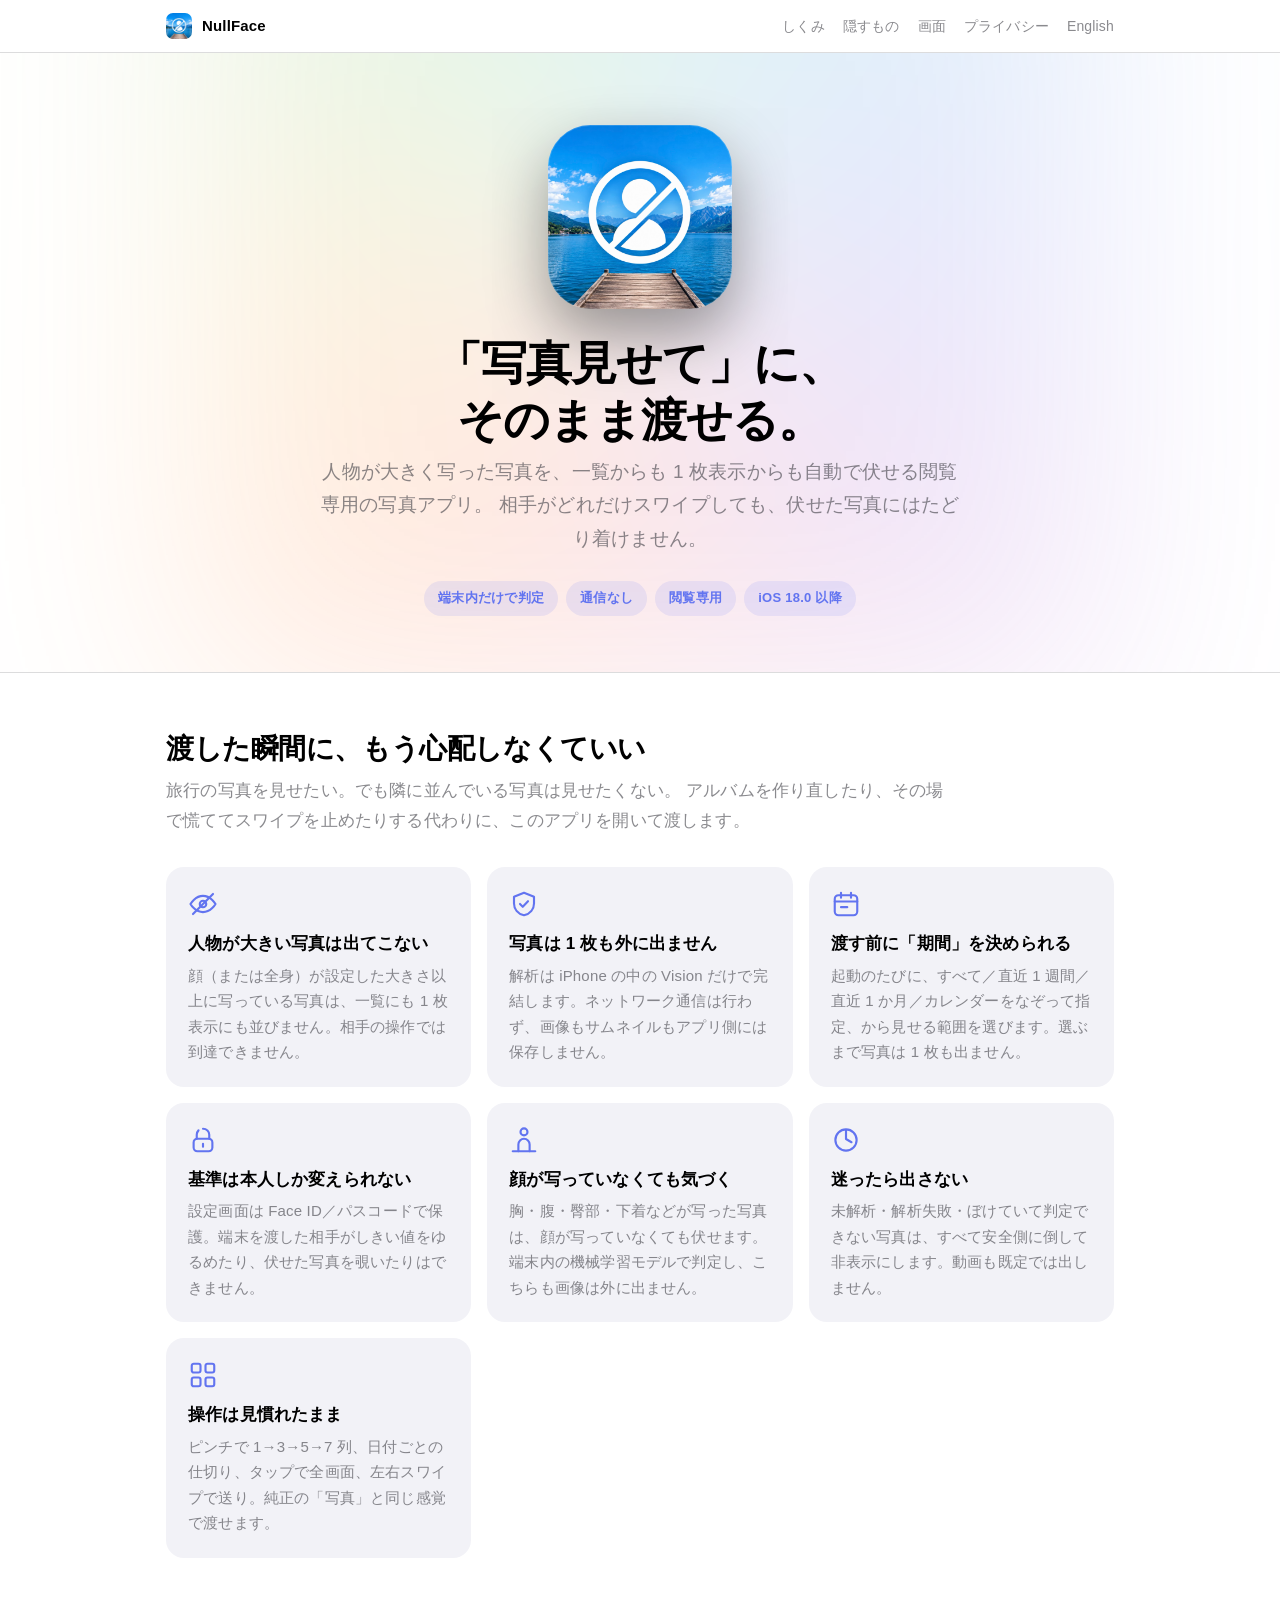
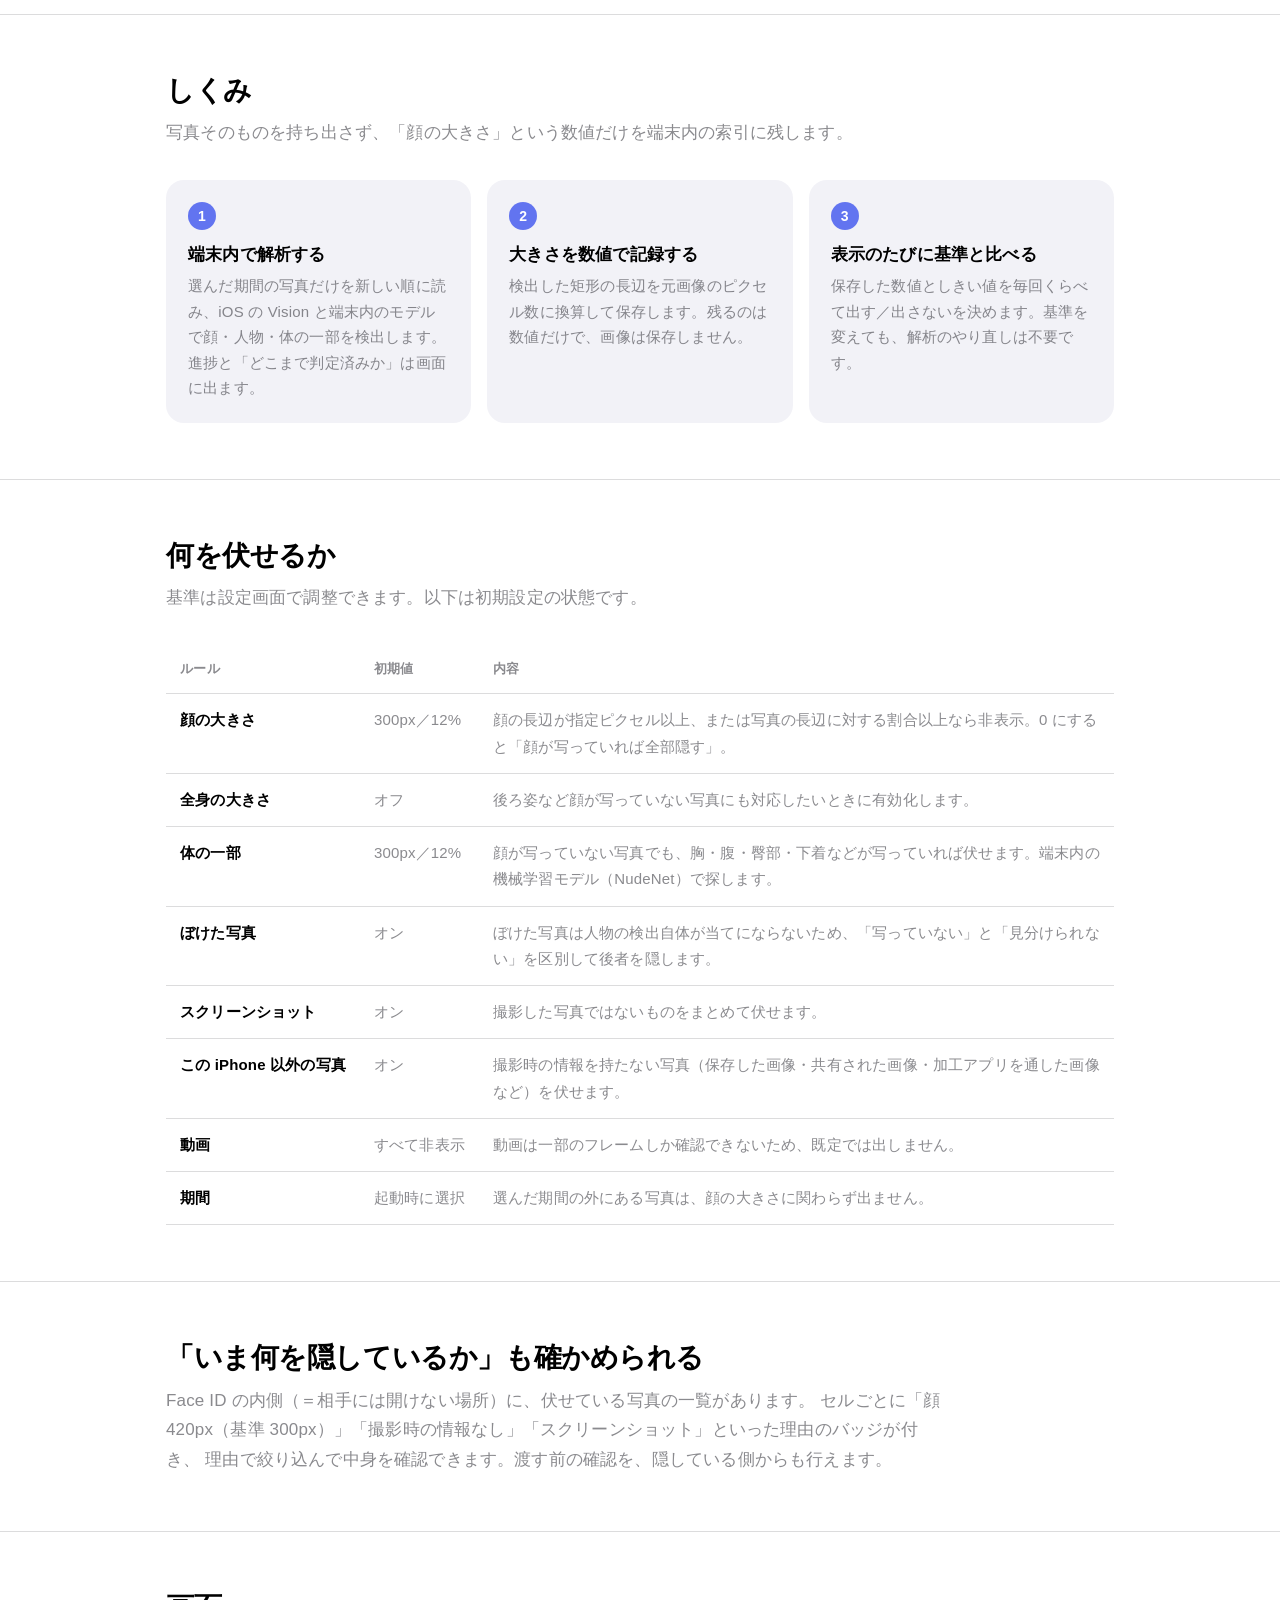
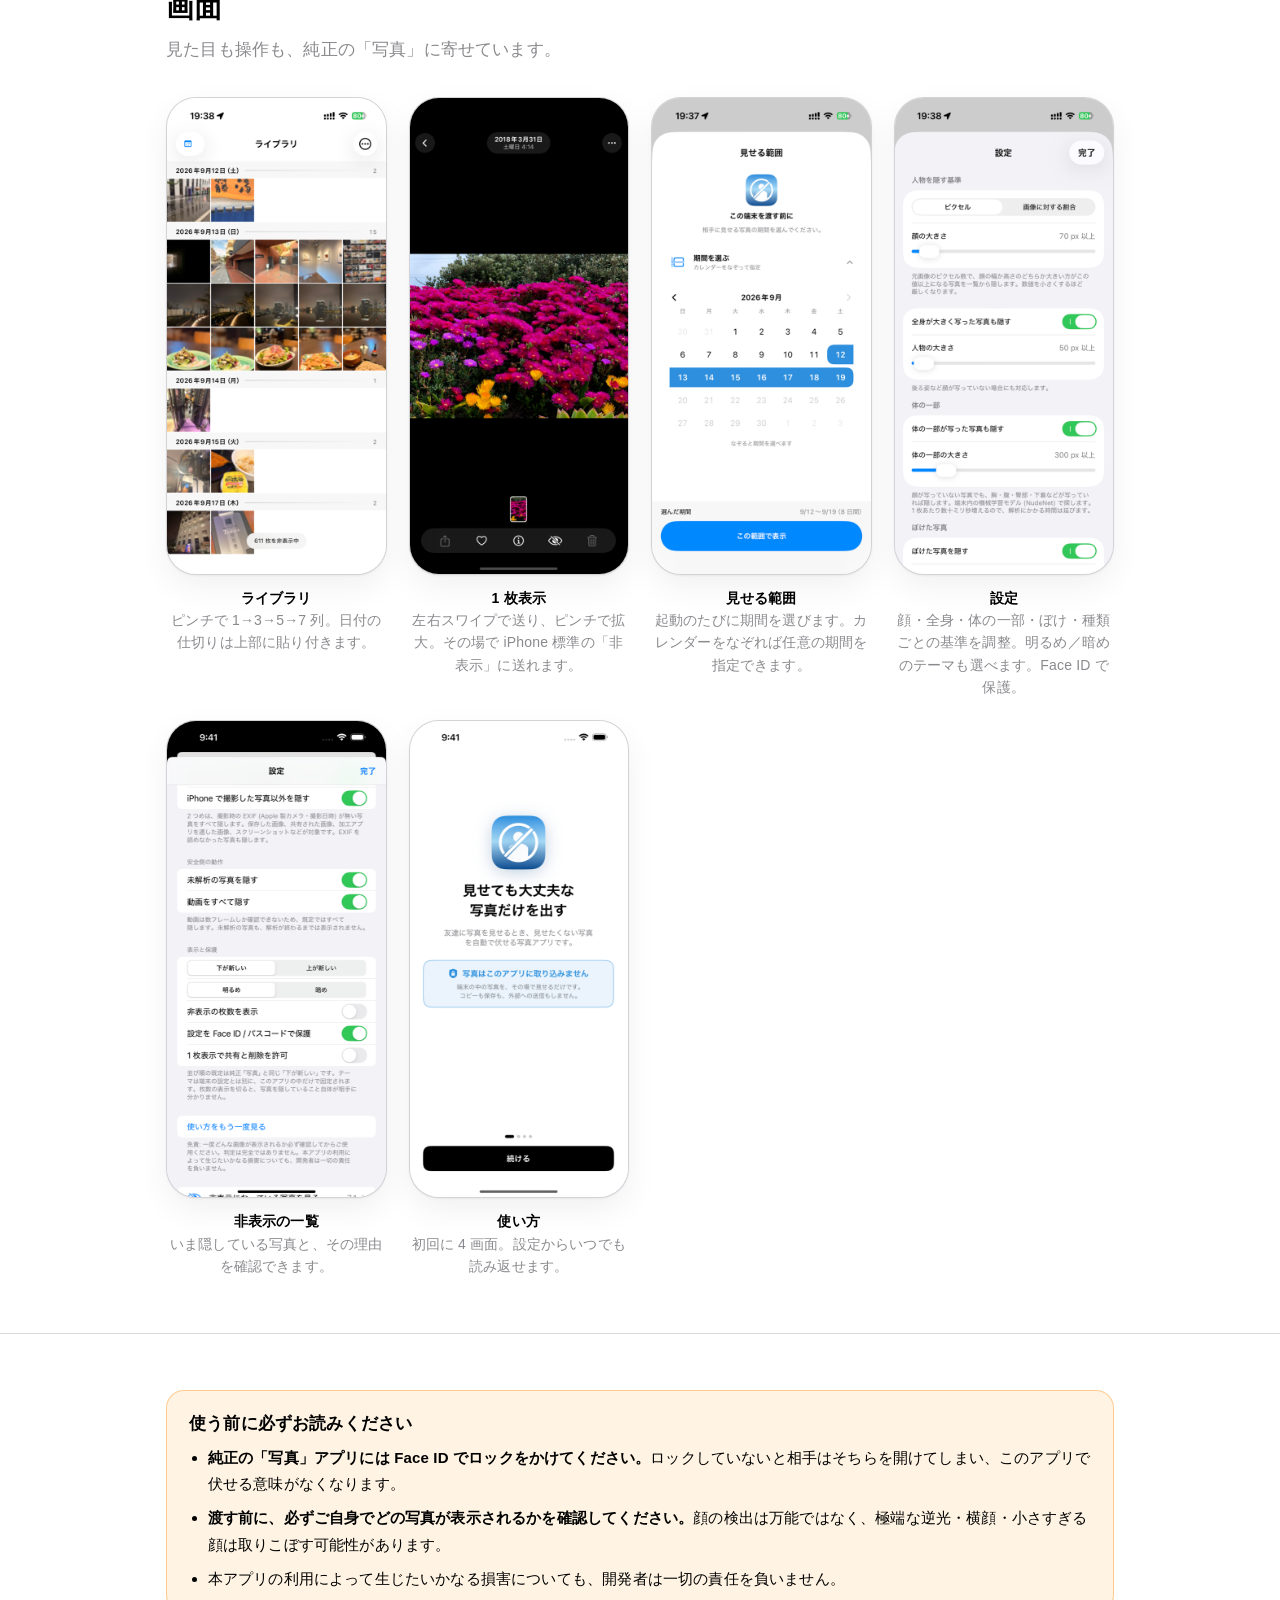
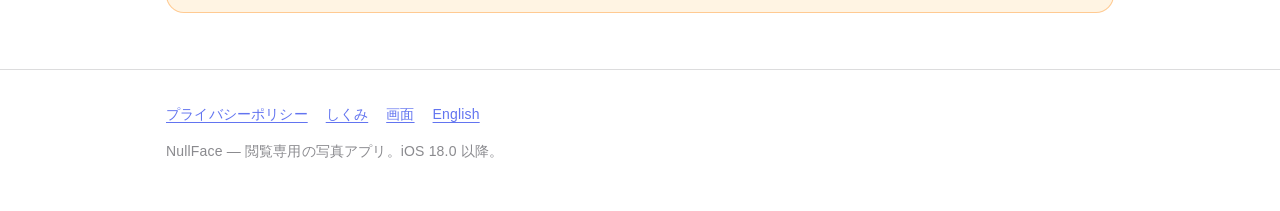
<file: index.html>
<!DOCTYPE html>
<html lang="ja">
<head>
<meta charset="utf-8">
<meta name="viewport" content="width=device-width, initial-scale=1, viewport-fit=cover">
<title>NullFace — 「写真見せて」に、そのまま渡せる</title>
<meta name="description" content="人物が大きく写った写真を自動で伏せる、閲覧専用の写真アプリ。判定はすべて iPhone の中だけで行い、写真も解析結果も外部に送信しません。">
<meta name="theme-color" content="#ffffff" media="(prefers-color-scheme: light)">
<meta name="theme-color" content="#000000" media="(prefers-color-scheme: dark)">
<link rel="icon" href="assets/icon.png" type="image/png">
<link rel="apple-touch-icon" href="assets/icon.png">
<link rel="stylesheet" href="assets/style.css">
<link rel="alternate" hreflang="ja" href="./">
<link rel="alternate" hreflang="en" href="en/">
<link rel="alternate" hreflang="x-default" href="./">
<meta property="og:type" content="website">
<meta property="og:title" content="NullFace — 「写真見せて」に、そのまま渡せる">
<meta property="og:description" content="人物が大きく写った写真を自動で伏せる、閲覧専用の写真アプリ。判定はすべて iPhone の中だけ。">
<meta property="og:image" content="assets/icon.png">
</head>
<body>

<header class="site-header">
  <div class="wrap">
    <a class="brand" href="./">
      <img src="assets/icon.png" alt="" width="26" height="26" style="border-radius:7px">
      NullFace
    </a>
    <nav>
      <a href="#how">しくみ</a>
      <a href="#rules">隠すもの</a>
      <a href="#screens">画面</a>
      <a href="privacy.html">プライバシー</a>
      <a href="en/" lang="en">English</a>
    </nav>
  </div>
</header>

<main>

<section class="hero">
  <div class="wrap">
    <img class="app-icon" src="assets/icon-large.png" width="512" height="512" alt="NullFace のアイコン">
    <h1>「写真見せて」に、<br>そのまま渡せる。</h1>
    <p class="lede">
      人物が大きく写った写真を、一覧からも 1 枚表示からも自動で伏せる閲覧専用の写真アプリ。
      相手がどれだけスワイプしても、伏せた写真にはたどり着けません。
    </p>
    <div class="pill-row">
      <span class="pill">端末内だけで判定</span>
      <span class="pill">通信なし</span>
      <span class="pill">閲覧専用</span>
      <span class="pill">iOS 18.0 以降</span>
    </div>
  </div>
</section>

<section id="why">
  <div class="wrap">
    <h2>渡した瞬間に、もう心配しなくていい</h2>
    <p class="section-lede">
      旅行の写真を見せたい。でも隣に並んでいる写真は見せたくない。
      アルバムを作り直したり、その場で慌ててスワイプを止めたりする代わりに、このアプリを開いて渡します。
    </p>
    <div class="cards">
      <article class="card">
        <svg class="glyph" viewBox="0 0 24 24" fill="none" stroke="currentColor" stroke-width="1.7" stroke-linecap="round" stroke-linejoin="round" aria-hidden="true"><path d="M2 12s3.6-6.5 10-6.5S22 12 22 12s-3.6 6.5-10 6.5S2 12 2 12Z"/><circle cx="12" cy="12" r="2.6"/><path d="m4 20 16-16"/></svg>
        <h3>人物が大きい写真は出てこない</h3>
        <p>顔（または全身）が設定した大きさ以上に写っている写真は、一覧にも 1 枚表示にも並びません。相手の操作では到達できません。</p>
      </article>
      <article class="card">
        <svg class="glyph" viewBox="0 0 24 24" fill="none" stroke="currentColor" stroke-width="1.7" stroke-linecap="round" stroke-linejoin="round" aria-hidden="true"><path d="M12 3 4 6.2v5.3c0 4.7 3.2 8.3 8 9.5 4.8-1.2 8-4.8 8-9.5V6.2Z"/><path d="m8.8 12 2.2 2.2 4.2-4.4"/></svg>
        <h3>写真は 1 枚も外に出ません</h3>
        <p>解析は iPhone の中の Vision だけで完結します。ネットワーク通信は行わず、画像もサムネイルもアプリ側には保存しません。</p>
      </article>
      <article class="card">
        <svg class="glyph" viewBox="0 0 24 24" fill="none" stroke="currentColor" stroke-width="1.7" stroke-linecap="round" stroke-linejoin="round" aria-hidden="true"><rect x="3" y="5" width="18" height="16" rx="3"/><path d="M3 10h18M8 3v4M16 3v4"/><path d="M8 14.5h5"/></svg>
        <h3>渡す前に「期間」を決められる</h3>
        <p>起動のたびに、すべて／直近 1 週間／直近 1 か月／カレンダーをなぞって指定、から見せる範囲を選びます。選ぶまで写真は 1 枚も出ません。</p>
      </article>
      <article class="card">
        <svg class="glyph" viewBox="0 0 24 24" fill="none" stroke="currentColor" stroke-width="1.7" stroke-linecap="round" stroke-linejoin="round" aria-hidden="true"><path d="M12 3c2.8 0 5 2.1 5 4.8V11"/><path d="M7 11V7.8C7 6.4 7.5 5.2 8.4 4.3"/><rect x="4.5" y="11" width="15" height="10" rx="3"/><path d="M12 15v2.4"/></svg>
        <h3>基準は本人しか変えられない</h3>
        <p>設定画面は Face ID／パスコードで保護。端末を渡した相手がしきい値をゆるめたり、伏せた写真を覗いたりはできません。</p>
      </article>
      <article class="card">
        <svg class="glyph" viewBox="0 0 24 24" fill="none" stroke="currentColor" stroke-width="1.7" stroke-linecap="round" stroke-linejoin="round" aria-hidden="true"><path d="M7.5 21v-5.5A4.5 4.5 0 0 1 12 11a4.5 4.5 0 0 1 4.5 4.5V21"/><circle cx="12" cy="5.5" r="2.8"/><path d="M3 21h18"/></svg>
        <h3>顔が写っていなくても気づく</h3>
        <p>胸・腹・臀部・下着などが写った写真は、顔が写っていなくても伏せます。端末内の機械学習モデルで判定し、こちらも画像は外に出ません。</p>
      </article>
      <article class="card">
        <svg class="glyph" viewBox="0 0 24 24" fill="none" stroke="currentColor" stroke-width="1.7" stroke-linecap="round" stroke-linejoin="round" aria-hidden="true"><path d="M12 4v7.2l4.4 2.6"/><circle cx="12" cy="12" r="8.5"/></svg>
        <h3>迷ったら出さない</h3>
        <p>未解析・解析失敗・ぼけていて判定できない写真は、すべて安全側に倒して非表示にします。動画も既定では出しません。</p>
      </article>
      <article class="card">
        <svg class="glyph" viewBox="0 0 24 24" fill="none" stroke="currentColor" stroke-width="1.7" stroke-linecap="round" stroke-linejoin="round" aria-hidden="true"><rect x="3" y="3" width="7" height="7" rx="1.6"/><rect x="14" y="3" width="7" height="7" rx="1.6"/><rect x="3" y="14" width="7" height="7" rx="1.6"/><rect x="14" y="14" width="7" height="7" rx="1.6"/></svg>
        <h3>操作は見慣れたまま</h3>
        <p>ピンチで 1→3→5→7 列、日付ごとの仕切り、タップで全画面、左右スワイプで送り。純正の「写真」と同じ感覚で渡せます。</p>
      </article>
    </div>
  </div>
</section>

<section id="how">
  <div class="wrap">
    <h2>しくみ</h2>
    <p class="section-lede">
      写真そのものを持ち出さず、「顔の大きさ」という数値だけを端末内の索引に残します。
    </p>
    <ol class="steps">
      <li>
        <h3>端末内で解析する</h3>
        <p>選んだ期間の写真だけを新しい順に読み、iOS の Vision と端末内のモデルで顔・人物・体の一部を検出します。進捗と「どこまで判定済みか」は画面に出ます。</p>
      </li>
      <li>
        <h3>大きさを数値で記録する</h3>
        <p>検出した矩形の長辺を元画像のピクセル数に換算して保存します。残るのは数値だけで、画像は保存しません。</p>
      </li>
      <li>
        <h3>表示のたびに基準と比べる</h3>
        <p>保存した数値としきい値を毎回くらべて出す／出さないを決めます。基準を変えても、解析のやり直しは不要です。</p>
      </li>
    </ol>
  </div>
</section>

<section id="rules">
  <div class="wrap">
    <h2>何を伏せるか</h2>
    <p class="section-lede">
      基準は設定画面で調整できます。以下は初期設定の状態です。
    </p>
    <div class="table-scroll">
      <table>
        <thead>
          <tr><th scope="col">ルール</th><th scope="col">初期値</th><th scope="col">内容</th></tr>
        </thead>
        <tbody>
          <tr>
            <th scope="row">顔の大きさ</th>
            <td>300px／12%</td>
            <td>顔の長辺が指定ピクセル以上、または写真の長辺に対する割合以上なら非表示。0 にすると「顔が写っていれば全部隠す」。</td>
          </tr>
          <tr>
            <th scope="row">全身の大きさ</th>
            <td>オフ</td>
            <td>後ろ姿など顔が写っていない写真にも対応したいときに有効化します。</td>
          </tr>
          <tr>
            <th scope="row">体の一部</th>
            <td>300px／12%</td>
            <td>顔が写っていない写真でも、胸・腹・臀部・下着などが写っていれば伏せます。端末内の機械学習モデル（NudeNet）で探します。</td>
          </tr>
          <tr>
            <th scope="row">ぼけた写真</th>
            <td>オン</td>
            <td>ぼけた写真は人物の検出自体が当てにならないため、「写っていない」と「見分けられない」を区別して後者を隠します。</td>
          </tr>
          <tr>
            <th scope="row">スクリーンショット</th>
            <td>オン</td>
            <td>撮影した写真ではないものをまとめて伏せます。</td>
          </tr>
          <tr>
            <th scope="row">この iPhone 以外の写真</th>
            <td>オン</td>
            <td>撮影時の情報を持たない写真（保存した画像・共有された画像・加工アプリを通した画像など）を伏せます。</td>
          </tr>
          <tr>
            <th scope="row">動画</th>
            <td>すべて非表示</td>
            <td>動画は一部のフレームしか確認できないため、既定では出しません。</td>
          </tr>
          <tr>
            <th scope="row">期間</th>
            <td>起動時に選択</td>
            <td>選んだ期間の外にある写真は、顔の大きさに関わらず出ません。</td>
          </tr>
        </tbody>
      </table>
    </div>
  </div>
</section>

<section id="check">
  <div class="wrap">
    <h2>「いま何を隠しているか」も確かめられる</h2>
    <p class="section-lede">
      Face ID の内側（＝相手には開けない場所）に、伏せている写真の一覧があります。
      セルごとに「顔 420px（基準 300px）」「撮影時の情報なし」「スクリーンショット」といった理由のバッジが付き、
      理由で絞り込んで中身を確認できます。渡す前の確認を、隠している側からも行えます。
    </p>
  </div>
</section>

<section id="screens">
  <div class="wrap">
    <h2>画面</h2>
    <p class="section-lede">見た目も操作も、純正の「写真」に寄せています。</p>
    <div class="shots">
      <figure class="shot">
        <div class="frame" data-placeholder="スクリーンショット
01-library.png">
          <img src="assets/shots/01-library.png" alt="日付ごとに区切られた写真の一覧画面">
        </div>
        <figcaption><b>ライブラリ</b>ピンチで 1→3→5→7 列。日付の仕切りは上部に貼り付きます。</figcaption>
      </figure>
      <figure class="shot">
        <div class="frame" data-placeholder="スクリーンショット
02-detail.png">
          <img src="assets/shots/02-detail.png" alt="写真を 1 枚で表示している画面">
        </div>
        <figcaption><b>1 枚表示</b>左右スワイプで送り、ピンチで拡大。その場で iPhone 標準の「非表示」に送れます。</figcaption>
      </figure>
      <figure class="shot">
        <div class="frame" data-placeholder="スクリーンショット
03-scope.png">
          <img src="assets/shots/03-scope.png" alt="見せる期間を選ぶ画面">
        </div>
        <figcaption><b>見せる範囲</b>起動のたびに期間を選びます。カレンダーをなぞれば任意の期間を指定できます。</figcaption>
      </figure>
      <figure class="shot">
        <div class="frame" data-placeholder="スクリーンショット
04-settings.png">
          <img src="assets/shots/04-settings.png" alt="非表示の基準を設定する画面">
        </div>
        <figcaption><b>設定</b>顔・全身・体の一部・ぼけ・種類ごとの基準を調整。明るめ／暗めのテーマも選べます。Face ID で保護。</figcaption>
      </figure>
      <figure class="shot">
        <div class="frame" data-placeholder="スクリーンショット
05-hidden.png">
          <img src="assets/shots/05-hidden.png" alt="非表示になっている写真の一覧画面">
        </div>
        <figcaption><b>非表示の一覧</b>いま隠している写真と、その理由を確認できます。</figcaption>
      </figure>
      <figure class="shot">
        <div class="frame" data-placeholder="スクリーンショット
06-onboarding.png">
          <img src="assets/shots/06-onboarding.png" alt="初回起動時の使い方の画面">
        </div>
        <figcaption><b>使い方</b>初回に 4 画面。設定からいつでも読み返せます。</figcaption>
      </figure>
    </div>
  </div>
</section>

<section id="notice">
  <div class="wrap">
    <div class="note">
      <h3>使う前に必ずお読みください</h3>
      <ul>
        <li><b>純正の「写真」アプリには Face ID でロックをかけてください。</b>ロックしていないと相手はそちらを開けてしまい、このアプリで伏せる意味がなくなります。</li>
        <li><b>渡す前に、必ずご自身でどの写真が表示されるかを確認してください。</b>顔の検出は万能ではなく、極端な逆光・横顔・小さすぎる顔は取りこぼす可能性があります。</li>
        <li>本アプリの利用によって生じたいかなる損害についても、開発者は一切の責任を負いません。</li>
      </ul>
    </div>
  </div>
</section>

</main>

<footer>
  <div class="wrap">
    <div class="links">
      <a href="privacy.html">プライバシーポリシー</a>
      <a href="#how">しくみ</a>
      <a href="#screens">画面</a>
      <a href="en/" lang="en">English</a>
    </div>
    <p>NullFace — 閲覧専用の写真アプリ。iOS 18.0 以降。</p>
  </div>
</footer>

<script>
// スクリーンショットが未配置のあいだは、枠にファイル名のプレースホルダーを出す
(function () {
  document.querySelectorAll('.shot img').forEach(function (img) {
    var mark = function () {
      img.classList.add('missing');
      img.parentElement.classList.add('empty');
    };
    img.addEventListener('error', mark);
    if (img.complete && img.naturalWidth === 0) mark();
  });
})();
</script>

</body>
</html>
</file>
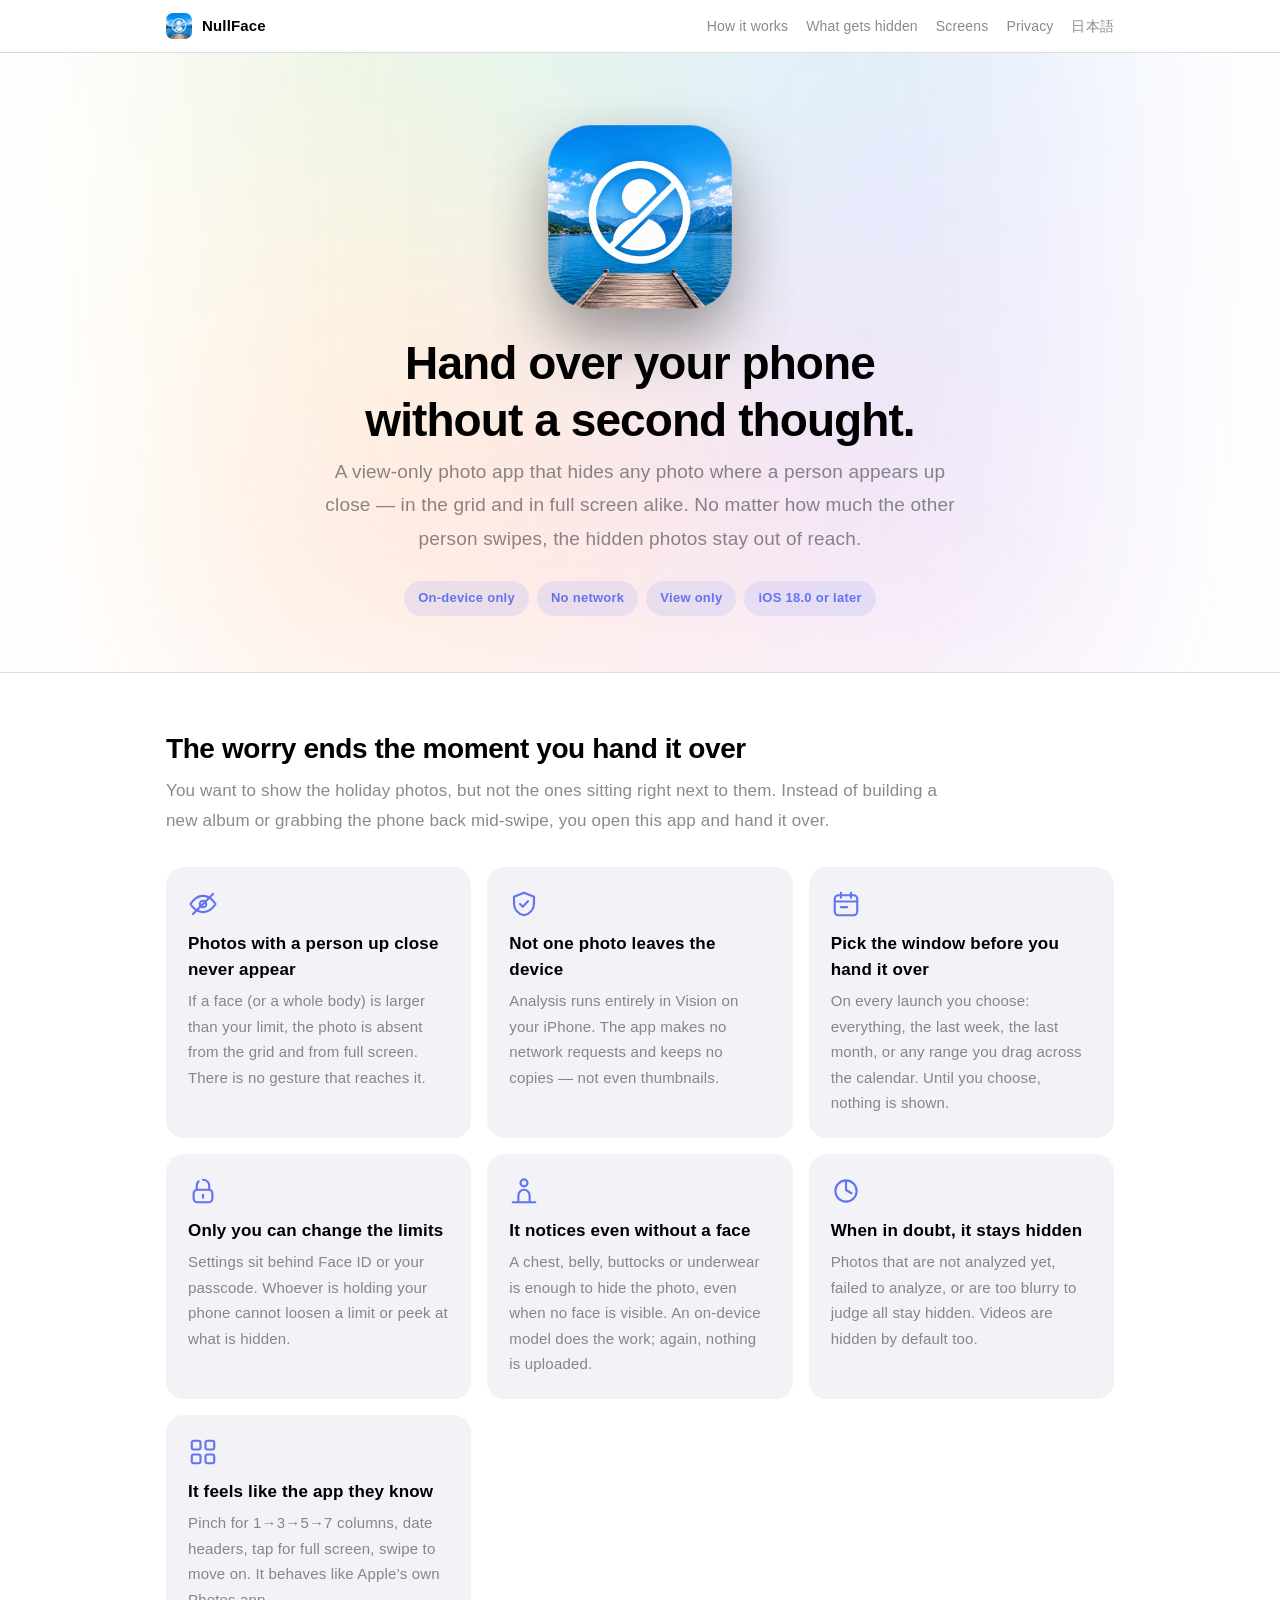
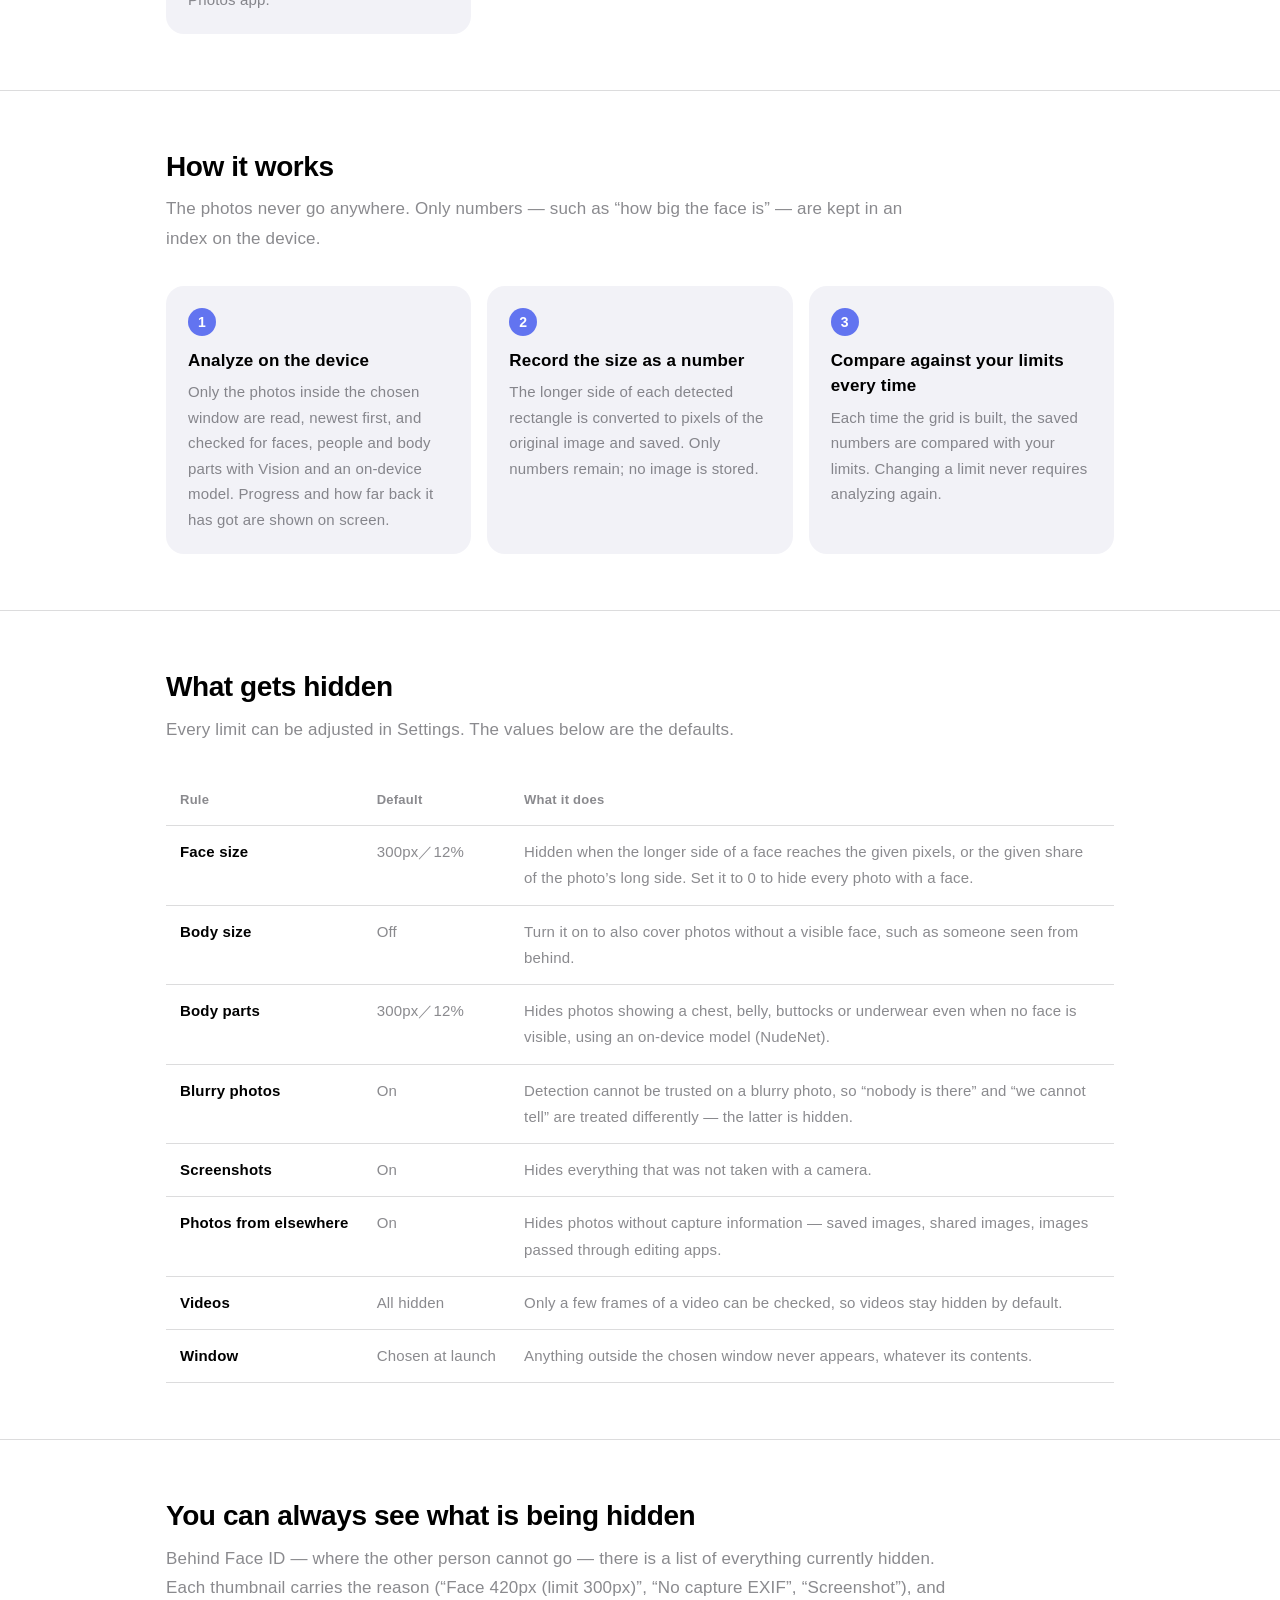
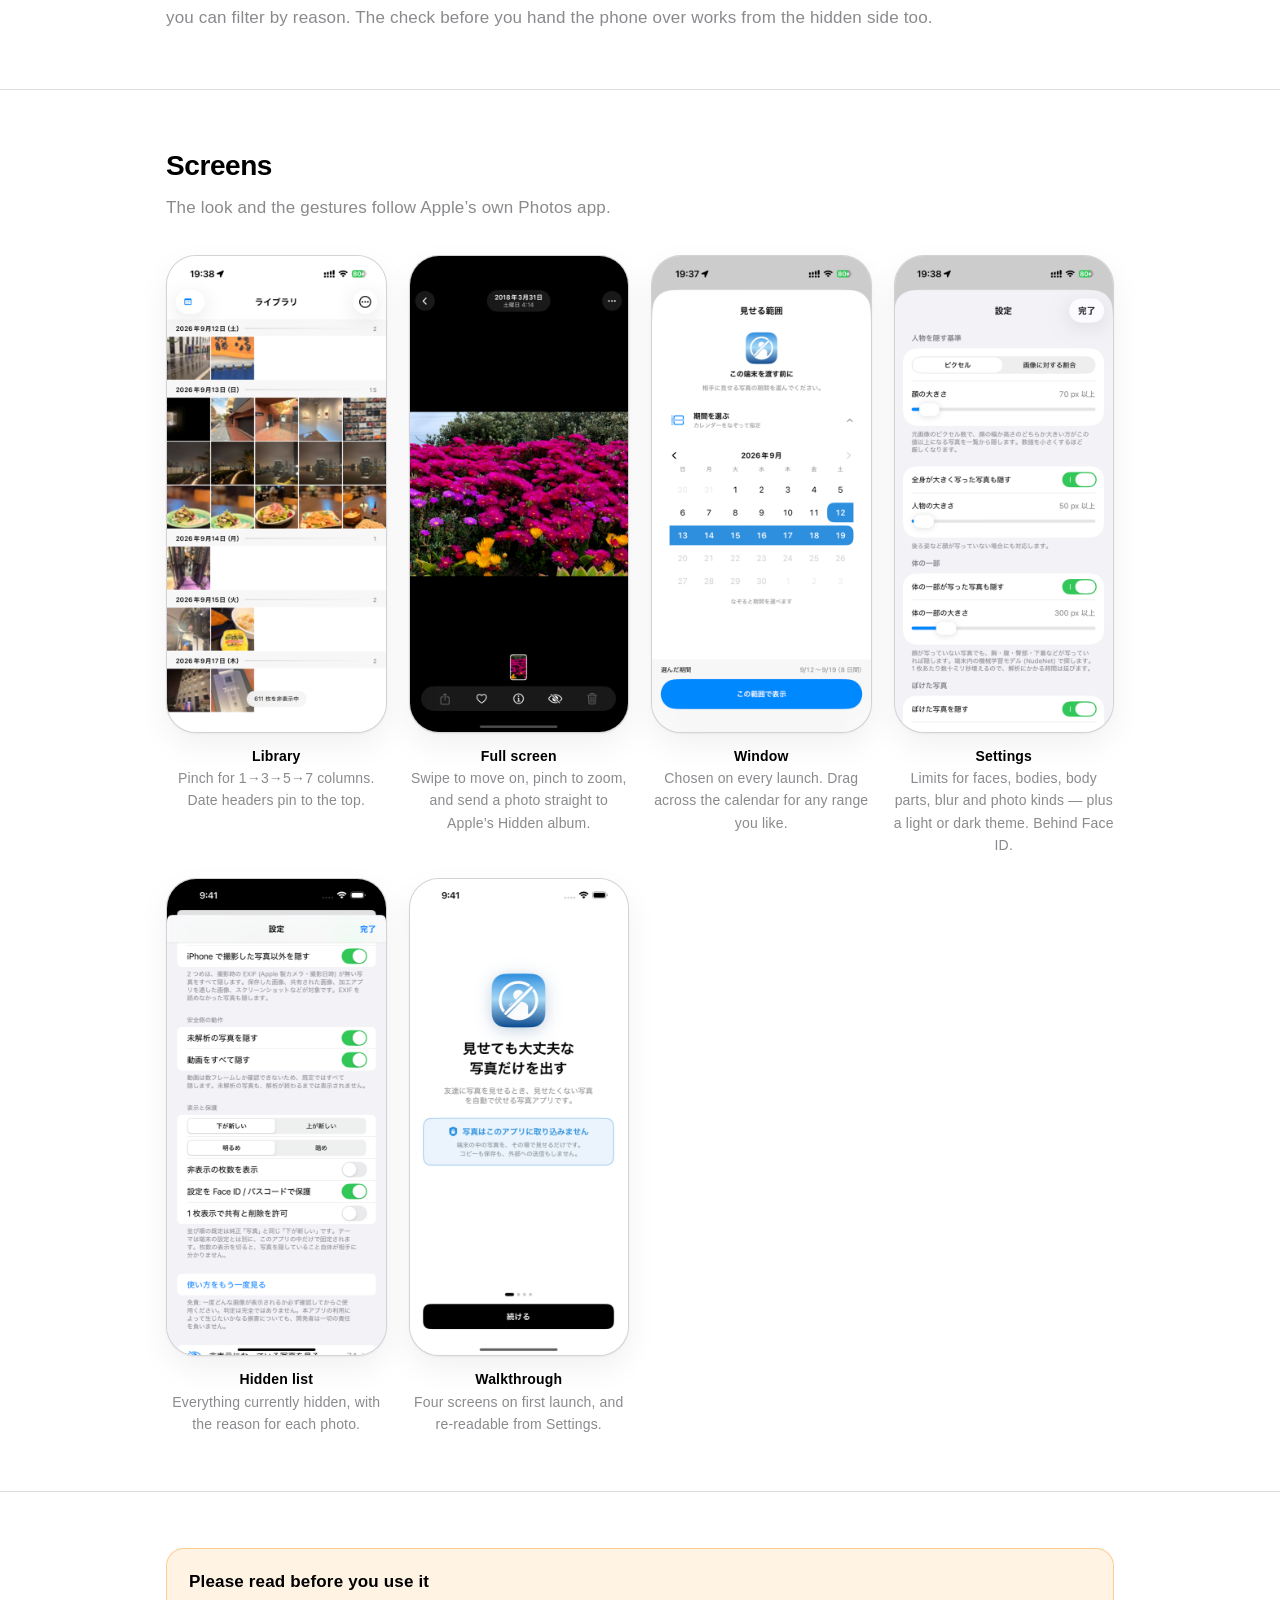
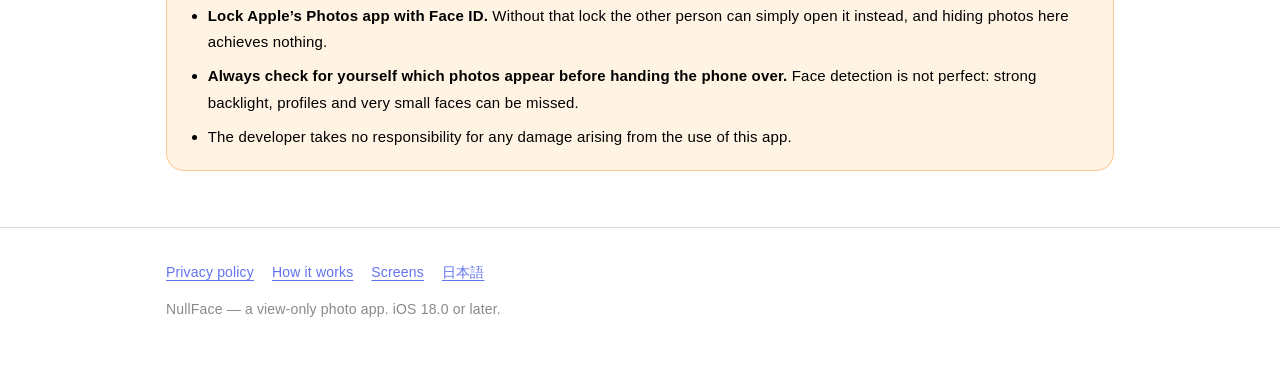
<file: en/index.html>
<!DOCTYPE html>
<html lang="en">
<head>
<meta charset="utf-8">
<meta name="viewport" content="width=device-width, initial-scale=1, viewport-fit=cover">
<title>NullFace — hand over your phone as it is</title>
<meta name="description" content="A view-only photo app that hides photos where a person appears up close. Everything is judged on your iPhone; neither your photos nor the results ever leave the device.">
<meta name="theme-color" content="#ffffff" media="(prefers-color-scheme: light)">
<meta name="theme-color" content="#000000" media="(prefers-color-scheme: dark)">
<link rel="icon" href="../assets/icon.png" type="image/png">
<link rel="apple-touch-icon" href="../assets/icon.png">
<link rel="stylesheet" href="../assets/style.css">
<link rel="alternate" hreflang="ja" href="../">
<link rel="alternate" hreflang="en" href="./">
<link rel="alternate" hreflang="x-default" href="../">
<meta property="og:type" content="website">
<meta property="og:title" content="NullFace — hand over your phone as it is">
<meta property="og:description" content="A view-only photo app that hides photos where a person appears up close. Judged entirely on your iPhone.">
<meta property="og:image" content="../assets/icon.png">
</head>
<body>

<header class="site-header">
  <div class="wrap">
    <a class="brand" href="./">
      <img src="../assets/icon.png" alt="" width="26" height="26" style="border-radius:7px">
      NullFace
    </a>
    <nav>
      <a href="#how">How it works</a>
      <a href="#rules">What gets hidden</a>
      <a href="#screens">Screens</a>
      <a href="privacy.html">Privacy</a>
      <a href="../index.html" lang="ja">日本語</a>
    </nav>
  </div>
</header>

<main>

<section class="hero">
  <div class="wrap">
    <img class="app-icon" src="../assets/icon-large.png" width="512" height="512" alt="The NullFace app icon">
    <h1>Hand over your phone<br>without a second thought.</h1>
    <p class="lede">
      A view-only photo app that hides any photo where a person appears up close — in the grid and in full screen alike.
      No matter how much the other person swipes, the hidden photos stay out of reach.
    </p>
    <div class="pill-row">
      <span class="pill">On-device only</span>
      <span class="pill">No network</span>
      <span class="pill">View only</span>
      <span class="pill">iOS 18.0 or later</span>
    </div>
  </div>
</section>

<section id="why">
  <div class="wrap">
    <h2>The worry ends the moment you hand it over</h2>
    <p class="section-lede">
      You want to show the holiday photos, but not the ones sitting right next to them.
      Instead of building a new album or grabbing the phone back mid-swipe, you open this app and hand it over.
    </p>
    <div class="cards">
      <article class="card">
        <svg class="glyph" viewBox="0 0 24 24" fill="none" stroke="currentColor" stroke-width="1.7" stroke-linecap="round" stroke-linejoin="round" aria-hidden="true"><path d="M2 12s3.6-6.5 10-6.5S22 12 22 12s-3.6 6.5-10 6.5S2 12 2 12Z"/><circle cx="12" cy="12" r="2.6"/><path d="m4 20 16-16"/></svg>
        <h3>Photos with a person up close never appear</h3>
        <p>If a face (or a whole body) is larger than your limit, the photo is absent from the grid and from full screen. There is no gesture that reaches it.</p>
      </article>
      <article class="card">
        <svg class="glyph" viewBox="0 0 24 24" fill="none" stroke="currentColor" stroke-width="1.7" stroke-linecap="round" stroke-linejoin="round" aria-hidden="true"><path d="M12 3 4 6.2v5.3c0 4.7 3.2 8.3 8 9.5 4.8-1.2 8-4.8 8-9.5V6.2Z"/><path d="m8.8 12 2.2 2.2 4.2-4.4"/></svg>
        <h3>Not one photo leaves the device</h3>
        <p>Analysis runs entirely in Vision on your iPhone. The app makes no network requests and keeps no copies — not even thumbnails.</p>
      </article>
      <article class="card">
        <svg class="glyph" viewBox="0 0 24 24" fill="none" stroke="currentColor" stroke-width="1.7" stroke-linecap="round" stroke-linejoin="round" aria-hidden="true"><rect x="3" y="5" width="18" height="16" rx="3"/><path d="M3 10h18M8 3v4M16 3v4"/><path d="M8 14.5h5"/></svg>
        <h3>Pick the window before you hand it over</h3>
        <p>On every launch you choose: everything, the last week, the last month, or any range you drag across the calendar. Until you choose, nothing is shown.</p>
      </article>
      <article class="card">
        <svg class="glyph" viewBox="0 0 24 24" fill="none" stroke="currentColor" stroke-width="1.7" stroke-linecap="round" stroke-linejoin="round" aria-hidden="true"><path d="M12 3c2.8 0 5 2.1 5 4.8V11"/><path d="M7 11V7.8C7 6.4 7.5 5.2 8.4 4.3"/><rect x="4.5" y="11" width="15" height="10" rx="3"/><path d="M12 15v2.4"/></svg>
        <h3>Only you can change the limits</h3>
        <p>Settings sit behind Face ID or your passcode. Whoever is holding your phone cannot loosen a limit or peek at what is hidden.</p>
      </article>
      <article class="card">
        <svg class="glyph" viewBox="0 0 24 24" fill="none" stroke="currentColor" stroke-width="1.7" stroke-linecap="round" stroke-linejoin="round" aria-hidden="true"><path d="M7.5 21v-5.5A4.5 4.5 0 0 1 12 11a4.5 4.5 0 0 1 4.5 4.5V21"/><circle cx="12" cy="5.5" r="2.8"/><path d="M3 21h18"/></svg>
        <h3>It notices even without a face</h3>
        <p>A chest, belly, buttocks or underwear is enough to hide the photo, even when no face is visible. An on-device model does the work; again, nothing is uploaded.</p>
      </article>
      <article class="card">
        <svg class="glyph" viewBox="0 0 24 24" fill="none" stroke="currentColor" stroke-width="1.7" stroke-linecap="round" stroke-linejoin="round" aria-hidden="true"><path d="M12 4v7.2l4.4 2.6"/><circle cx="12" cy="12" r="8.5"/></svg>
        <h3>When in doubt, it stays hidden</h3>
        <p>Photos that are not analyzed yet, failed to analyze, or are too blurry to judge all stay hidden. Videos are hidden by default too.</p>
      </article>
      <article class="card">
        <svg class="glyph" viewBox="0 0 24 24" fill="none" stroke="currentColor" stroke-width="1.7" stroke-linecap="round" stroke-linejoin="round" aria-hidden="true"><rect x="3" y="3" width="7" height="7" rx="1.6"/><rect x="14" y="3" width="7" height="7" rx="1.6"/><rect x="3" y="14" width="7" height="7" rx="1.6"/><rect x="14" y="14" width="7" height="7" rx="1.6"/></svg>
        <h3>It feels like the app they know</h3>
        <p>Pinch for 1→3→5→7 columns, date headers, tap for full screen, swipe to move on. It behaves like Apple’s own Photos app.</p>
      </article>
    </div>
  </div>
</section>

<section id="how">
  <div class="wrap">
    <h2>How it works</h2>
    <p class="section-lede">
      The photos never go anywhere. Only numbers — such as “how big the face is” — are kept in an index on the device.
    </p>
    <ol class="steps">
      <li>
        <h3>Analyze on the device</h3>
        <p>Only the photos inside the chosen window are read, newest first, and checked for faces, people and body parts with Vision and an on-device model. Progress and how far back it has got are shown on screen.</p>
      </li>
      <li>
        <h3>Record the size as a number</h3>
        <p>The longer side of each detected rectangle is converted to pixels of the original image and saved. Only numbers remain; no image is stored.</p>
      </li>
      <li>
        <h3>Compare against your limits every time</h3>
        <p>Each time the grid is built, the saved numbers are compared with your limits. Changing a limit never requires analyzing again.</p>
      </li>
    </ol>
  </div>
</section>

<section id="rules">
  <div class="wrap">
    <h2>What gets hidden</h2>
    <p class="section-lede">
      Every limit can be adjusted in Settings. The values below are the defaults.
    </p>
    <div class="table-scroll">
      <table>
        <thead>
          <tr><th scope="col">Rule</th><th scope="col">Default</th><th scope="col">What it does</th></tr>
        </thead>
        <tbody>
          <tr>
            <th scope="row">Face size</th>
            <td>300px／12%</td>
            <td>Hidden when the longer side of a face reaches the given pixels, or the given share of the photo’s long side. Set it to 0 to hide every photo with a face.</td>
          </tr>
          <tr>
            <th scope="row">Body size</th>
            <td>Off</td>
            <td>Turn it on to also cover photos without a visible face, such as someone seen from behind.</td>
          </tr>
          <tr>
            <th scope="row">Body parts</th>
            <td>300px／12%</td>
            <td>Hides photos showing a chest, belly, buttocks or underwear even when no face is visible, using an on-device model (NudeNet).</td>
          </tr>
          <tr>
            <th scope="row">Blurry photos</th>
            <td>On</td>
            <td>Detection cannot be trusted on a blurry photo, so “nobody is there” and “we cannot tell” are treated differently — the latter is hidden.</td>
          </tr>
          <tr>
            <th scope="row">Screenshots</th>
            <td>On</td>
            <td>Hides everything that was not taken with a camera.</td>
          </tr>
          <tr>
            <th scope="row">Photos from elsewhere</th>
            <td>On</td>
            <td>Hides photos without capture information — saved images, shared images, images passed through editing apps.</td>
          </tr>
          <tr>
            <th scope="row">Videos</th>
            <td>All hidden</td>
            <td>Only a few frames of a video can be checked, so videos stay hidden by default.</td>
          </tr>
          <tr>
            <th scope="row">Window</th>
            <td>Chosen at launch</td>
            <td>Anything outside the chosen window never appears, whatever its contents.</td>
          </tr>
        </tbody>
      </table>
    </div>
  </div>
</section>

<section id="check">
  <div class="wrap">
    <h2>You can always see what is being hidden</h2>
    <p class="section-lede">
      Behind Face ID — where the other person cannot go — there is a list of everything currently hidden.
      Each thumbnail carries the reason (“Face 420px (limit 300px)”, “No capture EXIF”, “Screenshot”),
      and you can filter by reason. The check before you hand the phone over works from the hidden side too.
    </p>
  </div>
</section>

<section id="screens">
  <div class="wrap">
    <h2>Screens</h2>
    <p class="section-lede">The look and the gestures follow Apple’s own Photos app.</p>
    <div class="shots">
      <figure class="shot">
        <div class="frame" data-placeholder="Screenshot
01-library.png">
          <img src="../assets/shots/01-library.png" alt="The library grid, split by date">
        </div>
        <figcaption><b>Library</b>Pinch for 1→3→5→7 columns. Date headers pin to the top.</figcaption>
      </figure>
      <figure class="shot">
        <div class="frame" data-placeholder="Screenshot
02-detail.png">
          <img src="../assets/shots/02-detail.png" alt="A single photo in full screen">
        </div>
        <figcaption><b>Full screen</b>Swipe to move on, pinch to zoom, and send a photo straight to Apple’s Hidden album.</figcaption>
      </figure>
      <figure class="shot">
        <div class="frame" data-placeholder="Screenshot
03-scope.png">
          <img src="../assets/shots/03-scope.png" alt="Choosing the window of photos to show">
        </div>
        <figcaption><b>Window</b>Chosen on every launch. Drag across the calendar for any range you like.</figcaption>
      </figure>
      <figure class="shot">
        <div class="frame" data-placeholder="Screenshot
04-settings.png">
          <img src="../assets/shots/04-settings.png" alt="The settings screen with the hiding limits">
        </div>
        <figcaption><b>Settings</b>Limits for faces, bodies, body parts, blur and photo kinds — plus a light or dark theme. Behind Face ID.</figcaption>
      </figure>
      <figure class="shot">
        <div class="frame" data-placeholder="Screenshot
05-hidden.png">
          <img src="../assets/shots/05-hidden.png" alt="The list of photos that are currently hidden">
        </div>
        <figcaption><b>Hidden list</b>Everything currently hidden, with the reason for each photo.</figcaption>
      </figure>
      <figure class="shot">
        <div class="frame" data-placeholder="Screenshot
06-onboarding.png">
          <img src="../assets/shots/06-onboarding.png" alt="The first-run walkthrough">
        </div>
        <figcaption><b>Walkthrough</b>Four screens on first launch, and re-readable from Settings.</figcaption>
      </figure>
    </div>
  </div>
</section>

<section id="notice">
  <div class="wrap">
    <div class="note">
      <h3>Please read before you use it</h3>
      <ul>
        <li><b>Lock Apple’s Photos app with Face ID.</b> Without that lock the other person can simply open it instead, and hiding photos here achieves nothing.</li>
        <li><b>Always check for yourself which photos appear before handing the phone over.</b> Face detection is not perfect: strong backlight, profiles and very small faces can be missed.</li>
        <li>The developer takes no responsibility for any damage arising from the use of this app.</li>
      </ul>
    </div>
  </div>
</section>

</main>

<footer>
  <div class="wrap">
    <div class="links">
      <a href="privacy.html">Privacy policy</a>
      <a href="#how">How it works</a>
      <a href="#screens">Screens</a>
      <a href="../index.html" lang="ja">日本語</a>
    </div>
    <p>NullFace — a view-only photo app. iOS 18.0 or later.</p>
  </div>
</footer>

<script>
// While a screenshot is missing, show its file name in the frame
(function () {
  document.querySelectorAll('.shot img').forEach(function (img) {
    var mark = function () {
      img.classList.add('missing');
      img.parentElement.classList.add('empty');
    };
    img.addEventListener('error', mark);
    if (img.complete && img.naturalWidth === 0) mark();
  });
})();
</script>

</body>
</html>
</file>
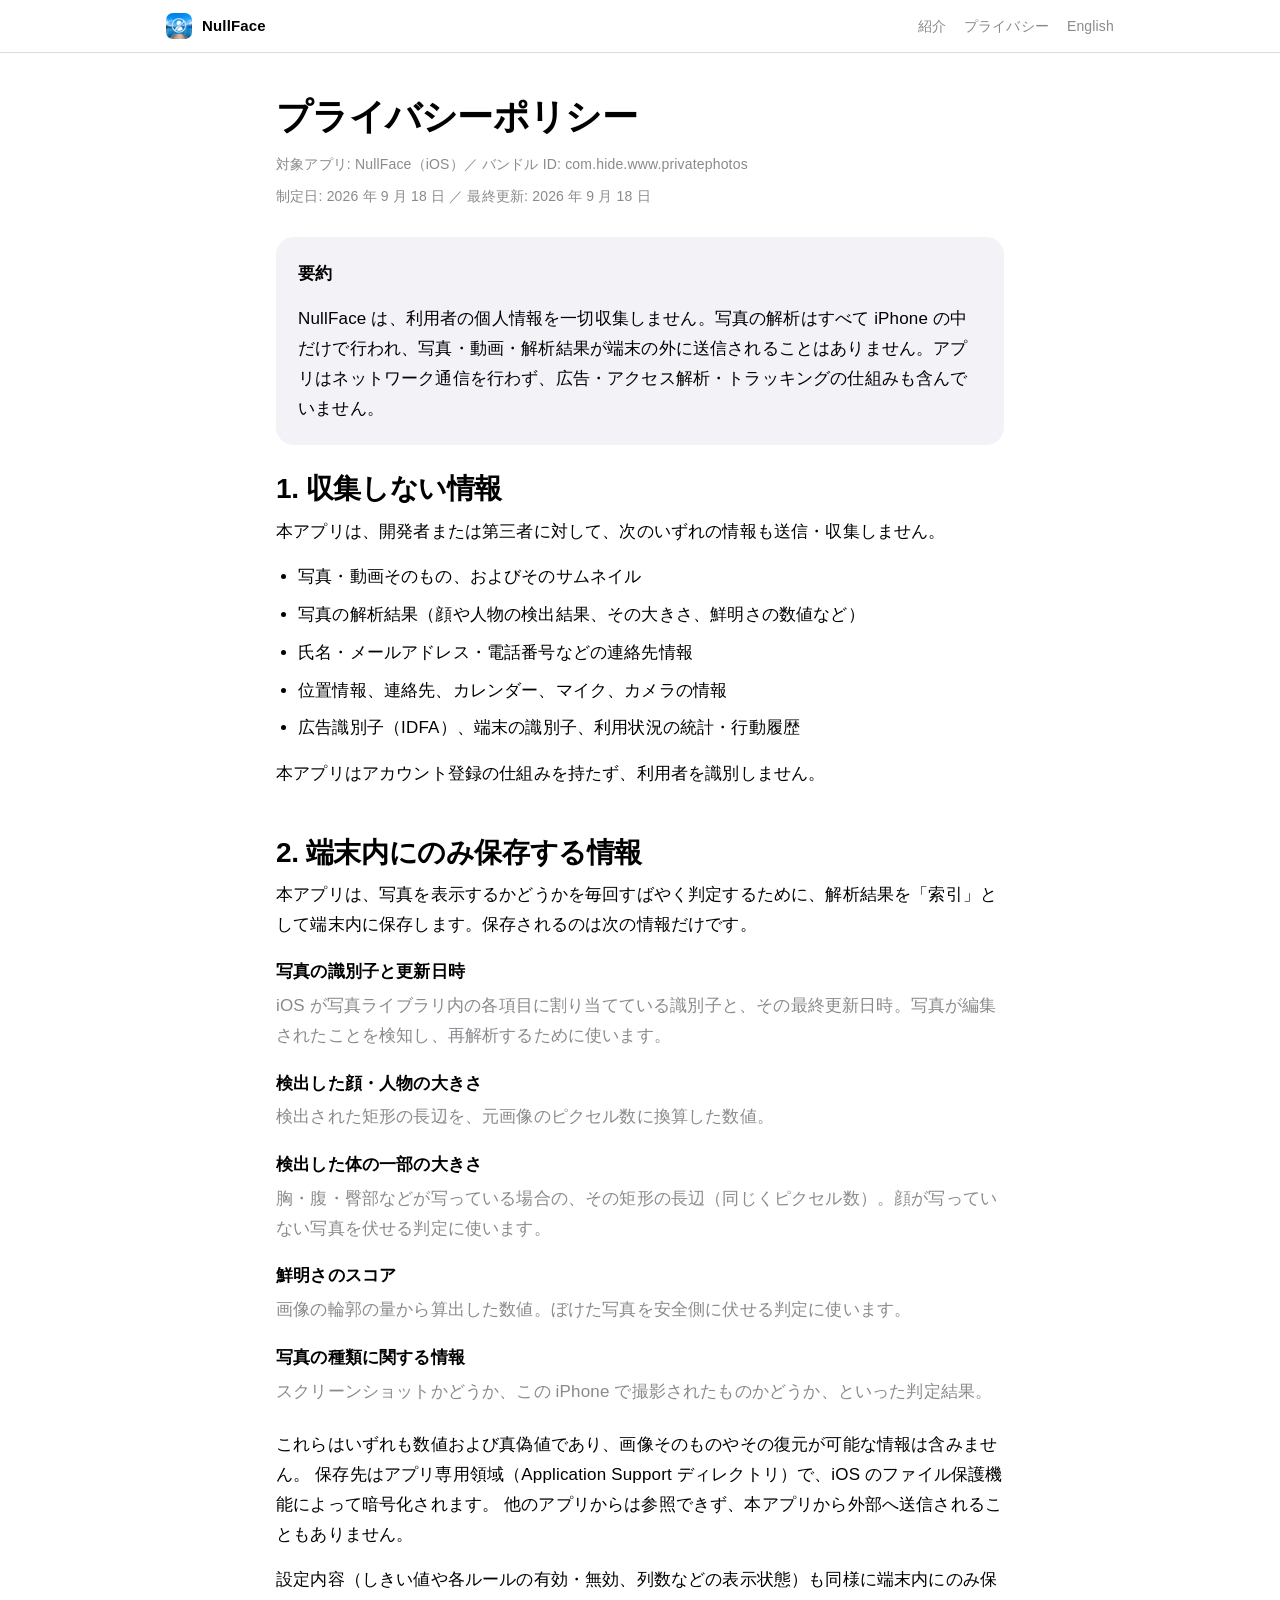
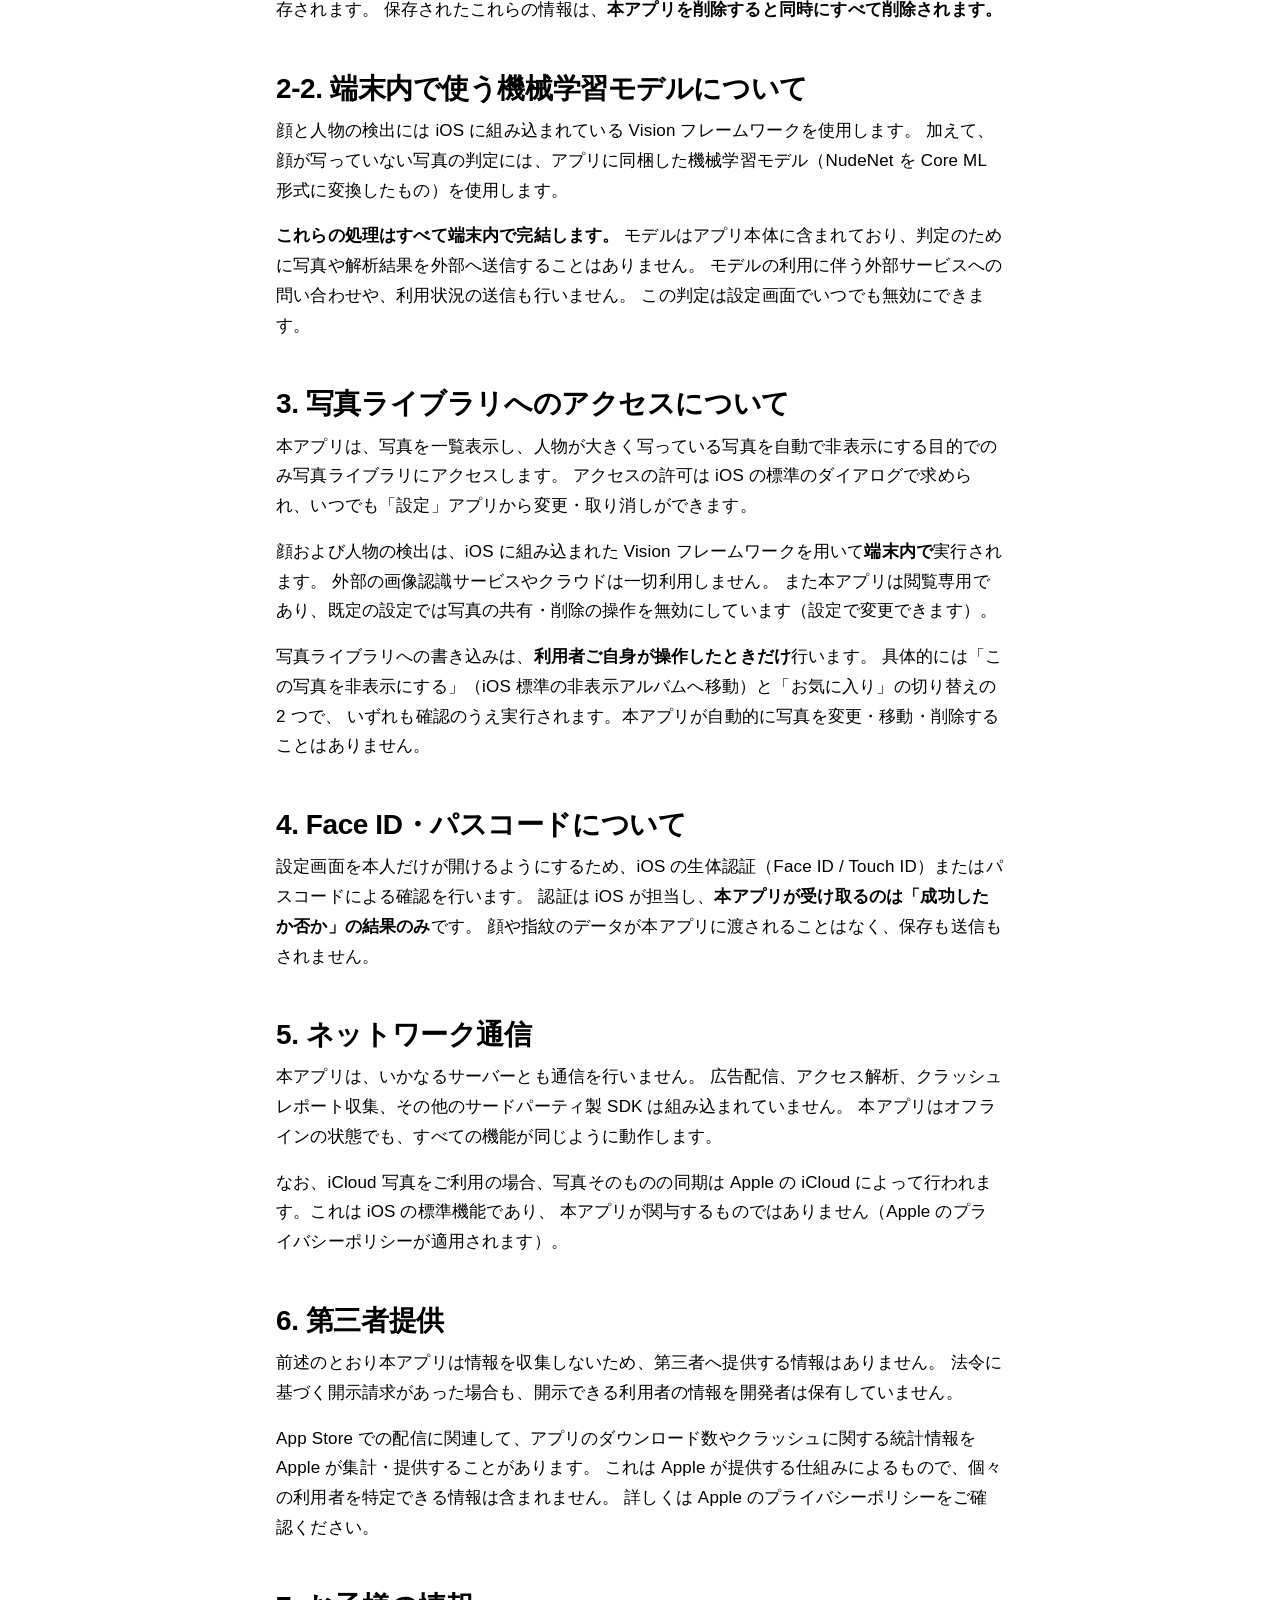
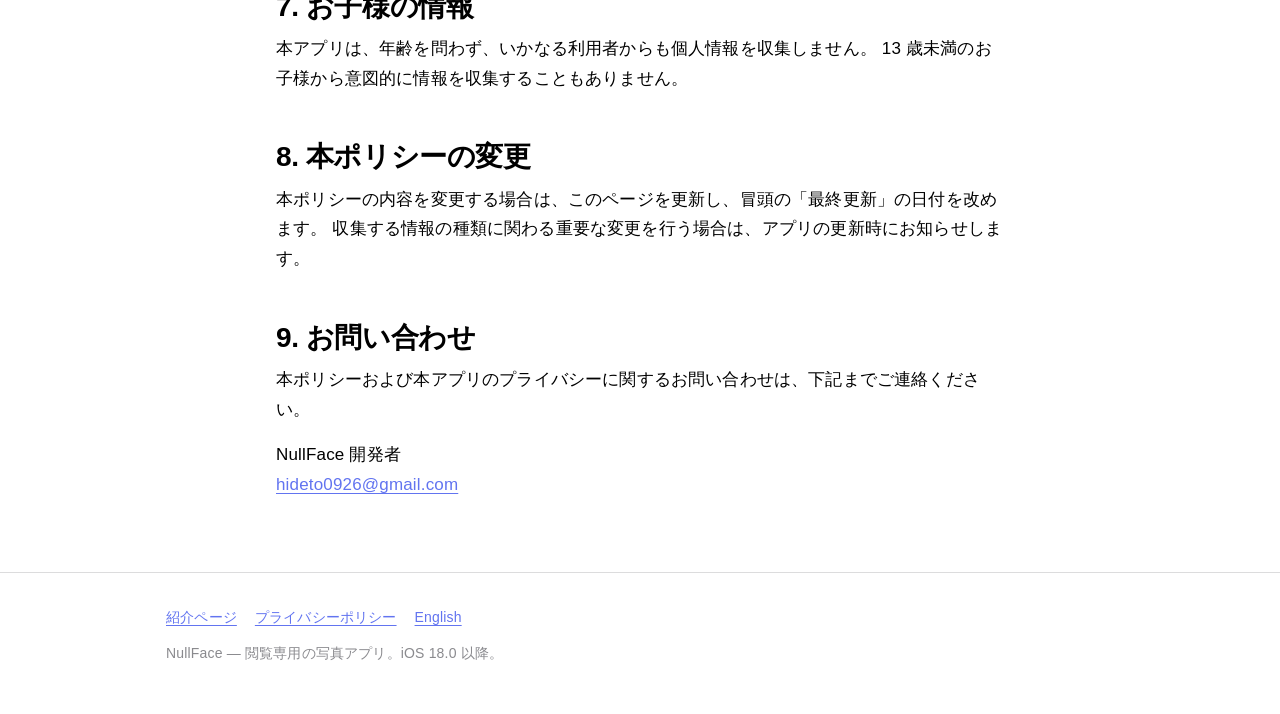
<file: privacy.html>
<!DOCTYPE html>
<html lang="ja">
<head>
<meta charset="utf-8">
<meta name="viewport" content="width=device-width, initial-scale=1, viewport-fit=cover">
<title>プライバシーポリシー — NullFace</title>
<meta name="description" content="NullFace のプライバシーポリシー。写真の解析はすべて端末内で完結し、写真も解析結果も外部に送信しません。">
<meta name="theme-color" content="#ffffff" media="(prefers-color-scheme: light)">
<meta name="theme-color" content="#000000" media="(prefers-color-scheme: dark)">
<link rel="icon" href="assets/icon.png" type="image/png">
<link rel="apple-touch-icon" href="assets/icon.png">
<link rel="stylesheet" href="assets/style.css">
<link rel="alternate" hreflang="ja" href="privacy.html">
<link rel="alternate" hreflang="en" href="en/privacy.html">
</head>
<body>

<header class="site-header">
  <div class="wrap">
    <a class="brand" href="index.html">
      <img src="assets/icon.png" alt="" width="26" height="26" style="border-radius:7px">
      NullFace
    </a>
    <nav>
      <a href="index.html">紹介</a>
      <a href="privacy.html">プライバシー</a>
      <a href="en/privacy.html" lang="en">English</a>
    </nav>
  </div>
</header>

<main class="doc">
  <div class="wrap" style="max-width:760px">

    <h1 style="font-size:clamp(26px,5vw,36px);line-height:1.35;letter-spacing:-0.02em;margin:0 0 10px">プライバシーポリシー</h1>
    <p class="meta">対象アプリ: NullFace（iOS）／ バンドル ID: com.hide.www.privatephotos</p>
    <p class="meta">制定日: 2026 年 9 月 18 日 ／ 最終更新: 2026 年 9 月 18 日</p>

    <div class="summary">
      <p>要約</p>
      <p>NullFace は、利用者の個人情報を一切収集しません。写真の解析はすべて iPhone の中だけで行われ、写真・動画・解析結果が端末の外に送信されることはありません。アプリはネットワーク通信を行わず、広告・アクセス解析・トラッキングの仕組みも含んでいません。</p>
    </div>

    <h2>1. 収集しない情報</h2>
    <p>本アプリは、開発者または第三者に対して、次のいずれの情報も送信・収集しません。</p>
    <ul>
      <li>写真・動画そのもの、およびそのサムネイル</li>
      <li>写真の解析結果（顔や人物の検出結果、その大きさ、鮮明さの数値など）</li>
      <li>氏名・メールアドレス・電話番号などの連絡先情報</li>
      <li>位置情報、連絡先、カレンダー、マイク、カメラの情報</li>
      <li>広告識別子（IDFA）、端末の識別子、利用状況の統計・行動履歴</li>
    </ul>
    <p>本アプリはアカウント登録の仕組みを持たず、利用者を識別しません。</p>

    <h2>2. 端末内にのみ保存する情報</h2>
    <p>本アプリは、写真を表示するかどうかを毎回すばやく判定するために、解析結果を「索引」として端末内に保存します。保存されるのは次の情報だけです。</p>
    <dl>
      <dt>写真の識別子と更新日時</dt>
      <dd>iOS が写真ライブラリ内の各項目に割り当てている識別子と、その最終更新日時。写真が編集されたことを検知し、再解析するために使います。</dd>
      <dt>検出した顔・人物の大きさ</dt>
      <dd>検出された矩形の長辺を、元画像のピクセル数に換算した数値。</dd>
      <dt>検出した体の一部の大きさ</dt>
      <dd>胸・腹・臀部などが写っている場合の、その矩形の長辺（同じくピクセル数）。顔が写っていない写真を伏せる判定に使います。</dd>
      <dt>鮮明さのスコア</dt>
      <dd>画像の輪郭の量から算出した数値。ぼけた写真を安全側に伏せる判定に使います。</dd>
      <dt>写真の種類に関する情報</dt>
      <dd>スクリーンショットかどうか、この iPhone で撮影されたものかどうか、といった判定結果。</dd>
    </dl>
    <p>
      これらはいずれも数値および真偽値であり、画像そのものやその復元が可能な情報は含みません。
      保存先はアプリ専用領域（Application Support ディレクトリ）で、iOS のファイル保護機能によって暗号化されます。
      他のアプリからは参照できず、本アプリから外部へ送信されることもありません。
    </p>
    <p>
      設定内容（しきい値や各ルールの有効・無効、列数などの表示状態）も同様に端末内にのみ保存されます。
      保存されたこれらの情報は、<b>本アプリを削除すると同時にすべて削除されます。</b>
    </p>

    <h2>2-2. 端末内で使う機械学習モデルについて</h2>
    <p>
      顔と人物の検出には iOS に組み込まれている Vision フレームワークを使用します。
      加えて、顔が写っていない写真の判定には、アプリに同梱した機械学習モデル（NudeNet を Core ML 形式に変換したもの）を使用します。
    </p>
    <p>
      <b>これらの処理はすべて端末内で完結します。</b>
      モデルはアプリ本体に含まれており、判定のために写真や解析結果を外部へ送信することはありません。
      モデルの利用に伴う外部サービスへの問い合わせや、利用状況の送信も行いません。
      この判定は設定画面でいつでも無効にできます。
    </p>

    <h2>3. 写真ライブラリへのアクセスについて</h2>
    <p>
      本アプリは、写真を一覧表示し、人物が大きく写っている写真を自動で非表示にする目的でのみ写真ライブラリにアクセスします。
      アクセスの許可は iOS の標準のダイアログで求められ、いつでも「設定」アプリから変更・取り消しができます。
    </p>
    <p>
      顔および人物の検出は、iOS に組み込まれた Vision フレームワークを用いて<b>端末内で</b>実行されます。
      外部の画像認識サービスやクラウドは一切利用しません。
      また本アプリは閲覧専用であり、既定の設定では写真の共有・削除の操作を無効にしています（設定で変更できます）。
    </p>
    <p>
      写真ライブラリへの書き込みは、<b>利用者ご自身が操作したときだけ</b>行います。
      具体的には「この写真を非表示にする」（iOS 標準の非表示アルバムへ移動）と「お気に入り」の切り替えの 2 つで、
      いずれも確認のうえ実行されます。本アプリが自動的に写真を変更・移動・削除することはありません。
    </p>

    <h2>4. Face ID・パスコードについて</h2>
    <p>
      設定画面を本人だけが開けるようにするため、iOS の生体認証（Face ID / Touch ID）またはパスコードによる確認を行います。
      認証は iOS が担当し、<b>本アプリが受け取るのは「成功したか否か」の結果のみ</b>です。
      顔や指紋のデータが本アプリに渡されることはなく、保存も送信もされません。
    </p>

    <h2>5. ネットワーク通信</h2>
    <p>
      本アプリは、いかなるサーバーとも通信を行いません。
      広告配信、アクセス解析、クラッシュレポート収集、その他のサードパーティ製 SDK は組み込まれていません。
      本アプリはオフラインの状態でも、すべての機能が同じように動作します。
    </p>
    <p>
      なお、iCloud 写真をご利用の場合、写真そのものの同期は Apple の iCloud によって行われます。これは iOS の標準機能であり、
      本アプリが関与するものではありません（Apple のプライバシーポリシーが適用されます）。
    </p>

    <h2>6. 第三者提供</h2>
    <p>
      前述のとおり本アプリは情報を収集しないため、第三者へ提供する情報はありません。
      法令に基づく開示請求があった場合も、開示できる利用者の情報を開発者は保有していません。
    </p>
    <p>
      App Store での配信に関連して、アプリのダウンロード数やクラッシュに関する統計情報を Apple が集計・提供することがあります。
      これは Apple が提供する仕組みによるもので、個々の利用者を特定できる情報は含まれません。
      詳しくは Apple のプライバシーポリシーをご確認ください。
    </p>

    <h2>7. お子様の情報</h2>
    <p>
      本アプリは、年齢を問わず、いかなる利用者からも個人情報を収集しません。
      13 歳未満のお子様から意図的に情報を収集することもありません。
    </p>

    <h2>8. 本ポリシーの変更</h2>
    <p>
      本ポリシーの内容を変更する場合は、このページを更新し、冒頭の「最終更新」の日付を改めます。
      収集する情報の種類に関わる重要な変更を行う場合は、アプリの更新時にお知らせします。
    </p>

    <h2>9. お問い合わせ</h2>
    <p>
      本ポリシーおよび本アプリのプライバシーに関するお問い合わせは、下記までご連絡ください。
    </p>
    <p>
      NullFace 開発者<br>
      <a href="mailto:hideto0926@gmail.com">hideto0926@gmail.com</a>
    </p>

  </div>
</main>

<footer>
  <div class="wrap">
    <div class="links">
      <a href="index.html">紹介ページ</a>
      <a href="privacy.html">プライバシーポリシー</a>
      <a href="en/privacy.html" lang="en">English</a>
    </div>
    <p>NullFace — 閲覧専用の写真アプリ。iOS 18.0 以降。</p>
  </div>
</footer>

</body>
</html>
</file>
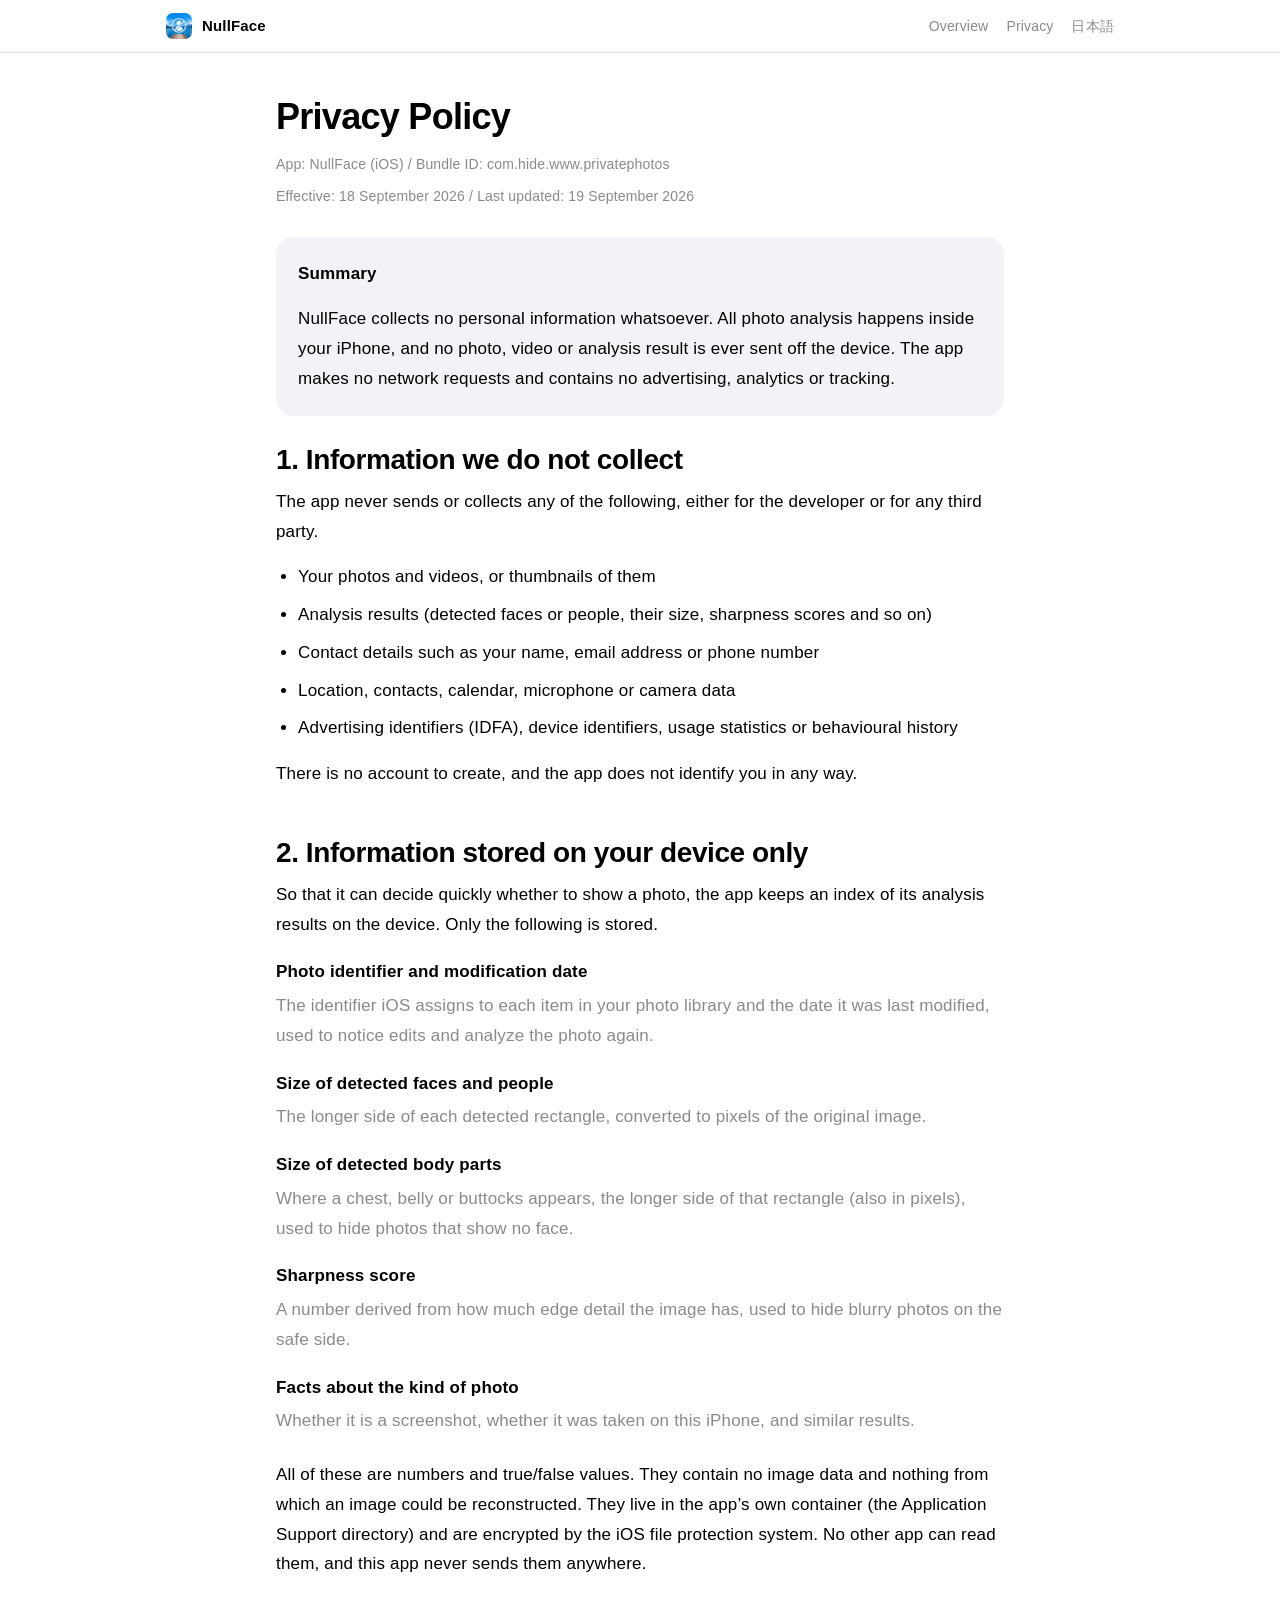
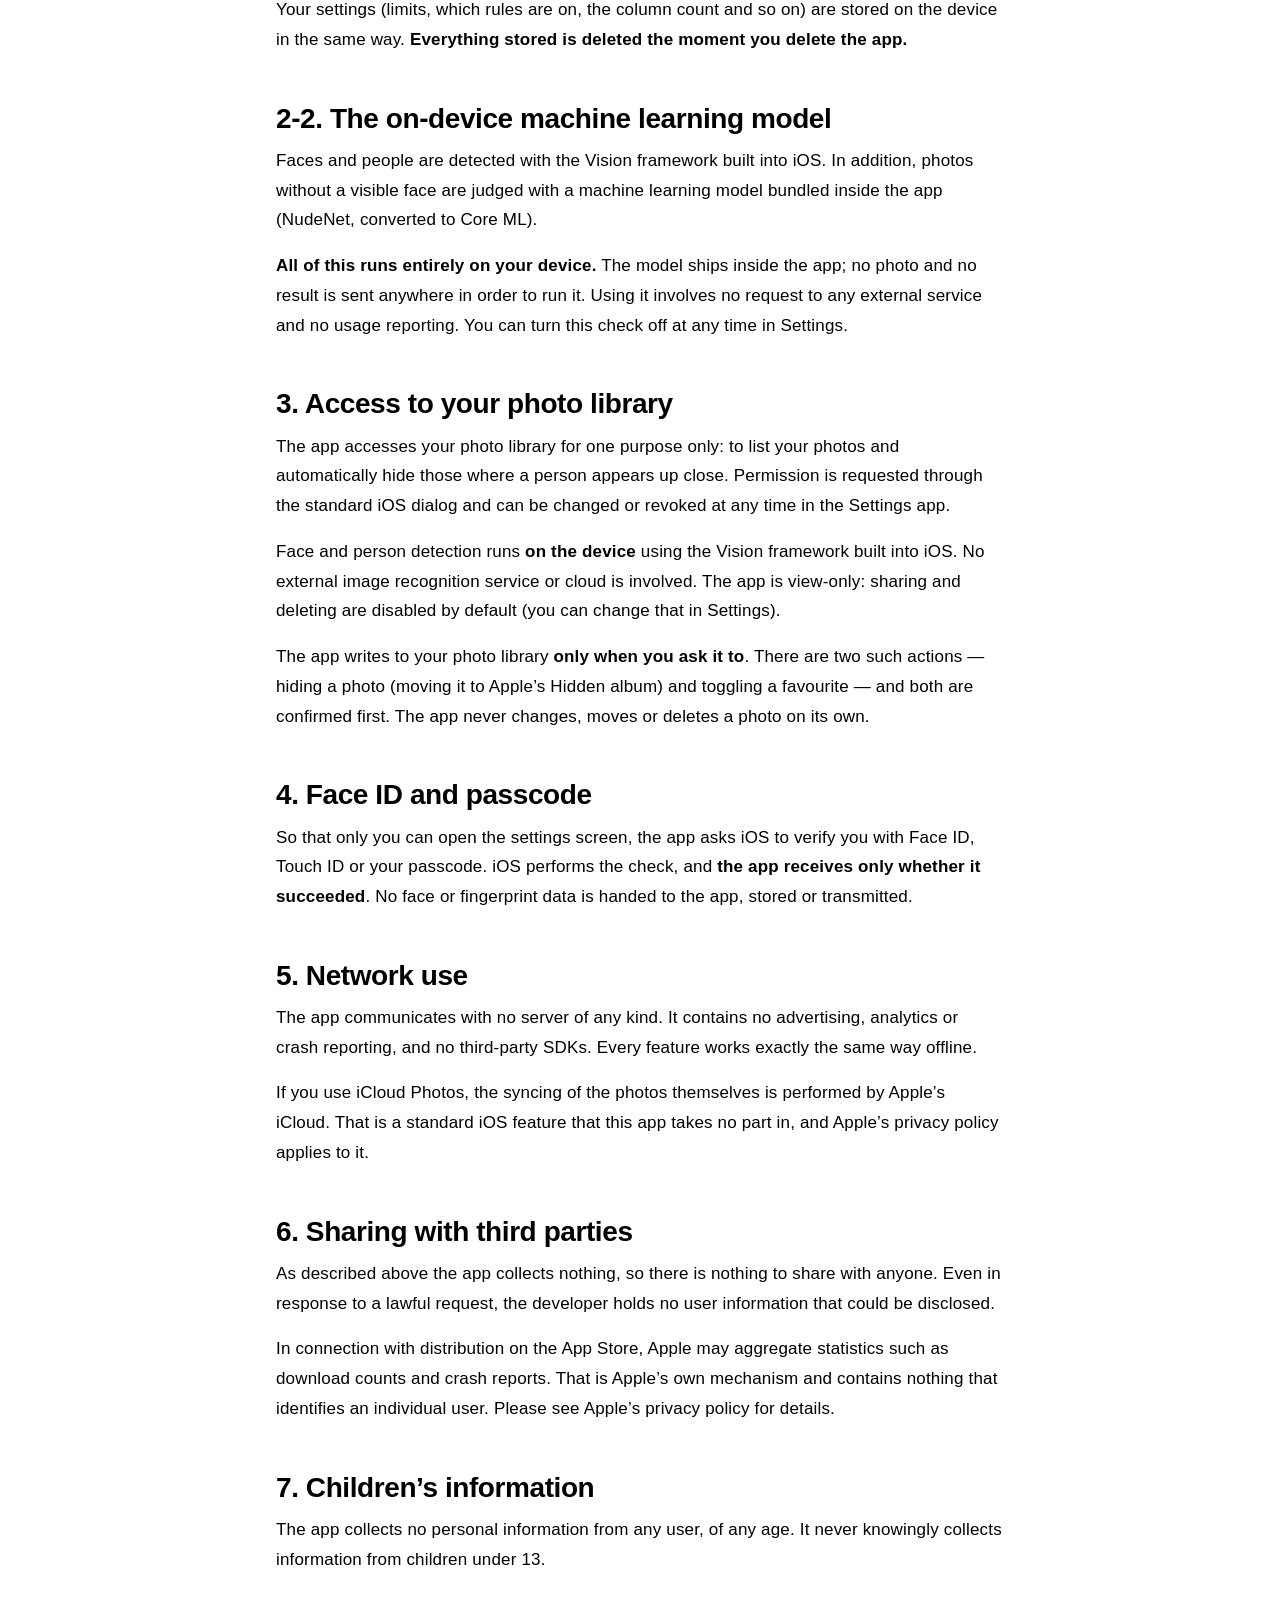
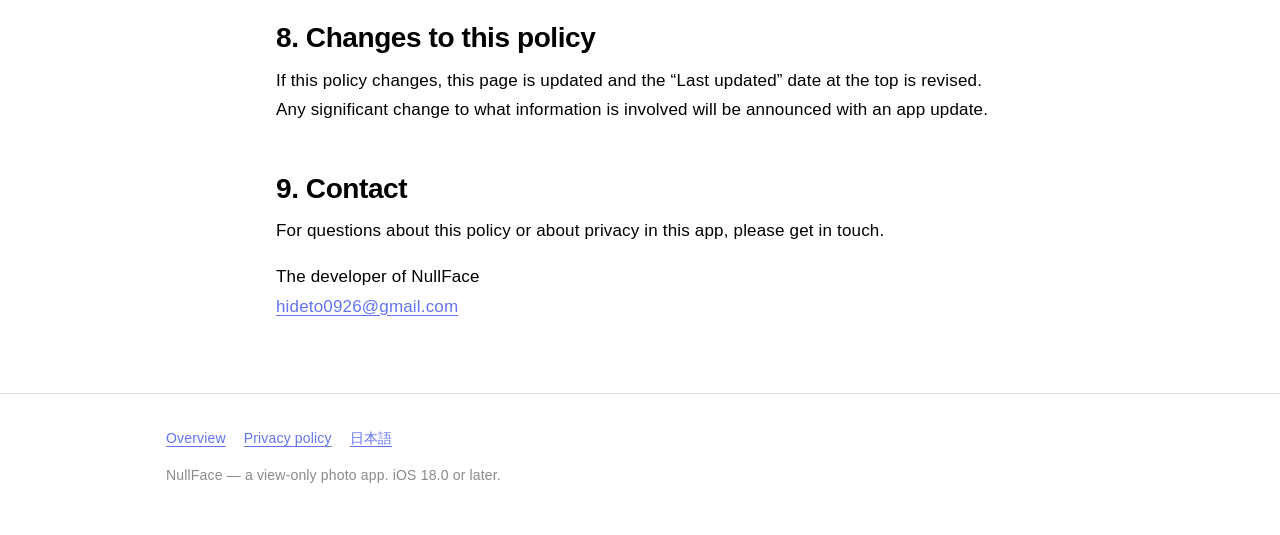
<file: en/privacy.html>
<!DOCTYPE html>
<html lang="en">
<head>
<meta charset="utf-8">
<meta name="viewport" content="width=device-width, initial-scale=1, viewport-fit=cover">
<title>Privacy Policy — NullFace</title>
<meta name="description" content="The NullFace privacy policy. All photo analysis happens on the device; neither your photos nor the results are ever sent anywhere.">
<meta name="theme-color" content="#ffffff" media="(prefers-color-scheme: light)">
<meta name="theme-color" content="#000000" media="(prefers-color-scheme: dark)">
<link rel="icon" href="../assets/icon.png" type="image/png">
<link rel="apple-touch-icon" href="../assets/icon.png">
<link rel="stylesheet" href="../assets/style.css">
<link rel="alternate" hreflang="ja" href="../privacy.html">
<link rel="alternate" hreflang="en" href="./privacy.html">
</head>
<body>

<header class="site-header">
  <div class="wrap">
    <a class="brand" href="index.html">
      <img src="../assets/icon.png" alt="" width="26" height="26" style="border-radius:7px">
      NullFace
    </a>
    <nav>
      <a href="index.html">Overview</a>
      <a href="privacy.html">Privacy</a>
      <a href="../privacy.html" lang="ja">日本語</a>
    </nav>
  </div>
</header>

<main class="doc">
  <div class="wrap" style="max-width:760px">

    <h1 style="font-size:clamp(26px,5vw,36px);line-height:1.35;letter-spacing:-0.02em;margin:0 0 10px">Privacy Policy</h1>
    <p class="meta">App: NullFace (iOS) / Bundle ID: com.hide.www.privatephotos</p>
    <p class="meta">Effective: 18 September 2026 / Last updated: 19 September 2026</p>

    <div class="summary">
      <p>Summary</p>
      <p>NullFace collects no personal information whatsoever. All photo analysis happens inside your iPhone, and no photo, video or analysis result is ever sent off the device. The app makes no network requests and contains no advertising, analytics or tracking.</p>
    </div>

    <h2>1. Information we do not collect</h2>
    <p>The app never sends or collects any of the following, either for the developer or for any third party.</p>
    <ul>
      <li>Your photos and videos, or thumbnails of them</li>
      <li>Analysis results (detected faces or people, their size, sharpness scores and so on)</li>
      <li>Contact details such as your name, email address or phone number</li>
      <li>Location, contacts, calendar, microphone or camera data</li>
      <li>Advertising identifiers (IDFA), device identifiers, usage statistics or behavioural history</li>
    </ul>
    <p>There is no account to create, and the app does not identify you in any way.</p>

    <h2>2. Information stored on your device only</h2>
    <p>So that it can decide quickly whether to show a photo, the app keeps an index of its analysis results on the device. Only the following is stored.</p>
    <dl>
      <dt>Photo identifier and modification date</dt>
      <dd>The identifier iOS assigns to each item in your photo library and the date it was last modified, used to notice edits and analyze the photo again.</dd>
      <dt>Size of detected faces and people</dt>
      <dd>The longer side of each detected rectangle, converted to pixels of the original image.</dd>
      <dt>Size of detected body parts</dt>
      <dd>Where a chest, belly or buttocks appears, the longer side of that rectangle (also in pixels), used to hide photos that show no face.</dd>
      <dt>Sharpness score</dt>
      <dd>A number derived from how much edge detail the image has, used to hide blurry photos on the safe side.</dd>
      <dt>Facts about the kind of photo</dt>
      <dd>Whether it is a screenshot, whether it was taken on this iPhone, and similar results.</dd>
    </dl>
    <p>
      All of these are numbers and true/false values. They contain no image data and nothing from which an image could be reconstructed.
      They live in the app’s own container (the Application Support directory) and are encrypted by the iOS file protection system.
      No other app can read them, and this app never sends them anywhere.
    </p>
    <p>
      Your settings (limits, which rules are on, the column count and so on) are stored on the device in the same way.
      <b>Everything stored is deleted the moment you delete the app.</b>
    </p>

    <h2>2-2. The on-device machine learning model</h2>
    <p>
      Faces and people are detected with the Vision framework built into iOS.
      In addition, photos without a visible face are judged with a machine learning model bundled inside the app (NudeNet, converted to Core ML).
    </p>
    <p>
      <b>All of this runs entirely on your device.</b>
      The model ships inside the app; no photo and no result is sent anywhere in order to run it.
      Using it involves no request to any external service and no usage reporting.
      You can turn this check off at any time in Settings.
    </p>

    <h2>3. Access to your photo library</h2>
    <p>
      The app accesses your photo library for one purpose only: to list your photos and automatically hide those where a person appears up close.
      Permission is requested through the standard iOS dialog and can be changed or revoked at any time in the Settings app.
    </p>
    <p>
      Face and person detection runs <b>on the device</b> using the Vision framework built into iOS.
      No external image recognition service or cloud is involved.
      The app is view-only: sharing and deleting are disabled by default (you can change that in Settings).
    </p>
    <p>
      The app writes to your photo library <b>only when you ask it to</b>.
      There are two such actions — hiding a photo (moving it to Apple’s Hidden album) and toggling a favourite — and both are confirmed first.
      The app never changes, moves or deletes a photo on its own.
    </p>

    <h2>4. Face ID and passcode</h2>
    <p>
      So that only you can open the settings screen, the app asks iOS to verify you with Face ID, Touch ID or your passcode.
      iOS performs the check, and <b>the app receives only whether it succeeded</b>.
      No face or fingerprint data is handed to the app, stored or transmitted.
    </p>

    <h2>5. Network use</h2>
    <p>
      The app communicates with no server of any kind.
      It contains no advertising, analytics or crash reporting, and no third-party SDKs.
      Every feature works exactly the same way offline.
    </p>
    <p>
      If you use iCloud Photos, the syncing of the photos themselves is performed by Apple’s iCloud. That is a standard iOS feature
      that this app takes no part in, and Apple’s privacy policy applies to it.
    </p>

    <h2>6. Sharing with third parties</h2>
    <p>
      As described above the app collects nothing, so there is nothing to share with anyone.
      Even in response to a lawful request, the developer holds no user information that could be disclosed.
    </p>
    <p>
      In connection with distribution on the App Store, Apple may aggregate statistics such as download counts and crash reports.
      That is Apple’s own mechanism and contains nothing that identifies an individual user.
      Please see Apple’s privacy policy for details.
    </p>

    <h2>7. Children’s information</h2>
    <p>
      The app collects no personal information from any user, of any age.
      It never knowingly collects information from children under 13.
    </p>

    <h2>8. Changes to this policy</h2>
    <p>
      If this policy changes, this page is updated and the “Last updated” date at the top is revised.
      Any significant change to what information is involved will be announced with an app update.
    </p>

    <h2>9. Contact</h2>
    <p>
      For questions about this policy or about privacy in this app, please get in touch.
    </p>
    <p>
      The developer of NullFace<br>
      <a href="mailto:hideto0926@gmail.com">hideto0926@gmail.com</a>
    </p>

  </div>
</main>

<footer>
  <div class="wrap">
    <div class="links">
      <a href="index.html">Overview</a>
      <a href="privacy.html">Privacy policy</a>
      <a href="../privacy.html" lang="ja">日本語</a>
    </div>
    <p>NullFace — a view-only photo app. iOS 18.0 or later.</p>
  </div>
</footer>

</body>
</html>
</file>
<file: assets/style.css>
/* PrivatePhotos — 紹介ページ / プライバシーポリシー 共通スタイル */

:root {
  --bg: #ffffff;
  --bg-elev: #f2f2f7;
  --bg-sunken: #ffffff;
  --label: #000000;
  --label-2: rgba(60, 60, 67, 0.6);
  --label-3: rgba(60, 60, 67, 0.36);
  --hairline: rgba(60, 60, 67, 0.18);
  --card-shadow: 0 1px 2px rgba(0, 0, 0, 0.05), 0 12px 32px rgba(0, 0, 0, 0.06);
  --accent: #6274f0;
  --accent-soft: rgba(98, 116, 240, 0.12);
  --warn-bg: rgba(255, 176, 58, 0.14);
  --warn-line: rgba(255, 140, 26, 0.4);
  --radius: 18px;
  --max: 980px;
  --font: -apple-system, BlinkMacSystemFont, "SF Pro Text", "Hiragino Sans",
    "Hiragino Kaku Gothic ProN", "Noto Sans JP", "Yu Gothic", Meiryo, sans-serif;
}

@media (prefers-color-scheme: dark) {
  :root {
    --bg: #000000;
    --bg-elev: #1c1c1e;
    --bg-sunken: #0b0b0f;
    --label: #ffffff;
    --label-2: rgba(235, 235, 245, 0.6);
    --label-3: rgba(235, 235, 245, 0.34);
    --hairline: rgba(235, 235, 245, 0.18);
    --card-shadow: 0 1px 2px rgba(0, 0, 0, 0.5), 0 12px 32px rgba(0, 0, 0, 0.6);
    --accent: #93a0f7;
    --accent-soft: rgba(147, 160, 247, 0.16);
    --warn-bg: rgba(255, 176, 58, 0.12);
    --warn-line: rgba(255, 176, 58, 0.34);
  }
}

* { box-sizing: border-box; }

html { -webkit-text-size-adjust: 100%; scroll-behavior: smooth; }

body {
  margin: 0;
  background: var(--bg);
  color: var(--label);
  font-family: var(--font);
  font-size: 17px;
  line-height: 1.75;
  letter-spacing: 0.01em;
  -webkit-font-smoothing: antialiased;
}

a { color: var(--accent); text-underline-offset: 3px; }
a:hover { text-decoration-thickness: 2px; }

.wrap {
  width: 100%;
  max-width: var(--max);
  margin: 0 auto;
  padding: 0 16px;
}

/* ---------- ヘッダー ---------- */

.site-header {
  position: sticky;
  top: 0;
  z-index: 20;
  background: color-mix(in srgb, var(--bg) 82%, transparent);
  backdrop-filter: saturate(180%) blur(20px);
  -webkit-backdrop-filter: saturate(180%) blur(20px);
  border-bottom: 1px solid var(--hairline);
}

.site-header .wrap {
  display: flex;
  align-items: center;
  gap: 12px;
  min-height: 52px;
}

.site-header .brand {
  display: flex;
  align-items: center;
  gap: 10px;
  font-weight: 600;
  font-size: 15px;
  color: var(--label);
  text-decoration: none;
}

.site-header nav {
  margin-left: auto;
  display: flex;
  gap: 18px;
  font-size: 14px;
}

.site-header nav a { color: var(--label-2); text-decoration: none; }
.site-header nav a:hover { color: var(--label); }

/* ---------- ヒーロー ---------- */

.hero {
  position: relative;
  overflow: hidden;
  padding: 72px 0 56px;
  text-align: center;
}

.hero::before {
  content: "";
  position: absolute;
  inset: -40% 50% auto;
  width: 900px;
  height: 900px;
  transform: translateX(-50%);
  background: conic-gradient(
    from 200deg,
    #ff6b4a, #ffb03a, #63c96b, #39b9d6, #6274f0, #b85fd1, #ff6b4a
  );
  filter: blur(120px);
  opacity: 0.16;
  pointer-events: none;
}

.hero > * { position: relative; }

.app-icon {
  width: clamp(132px, 26vw, 184px);
  height: clamp(132px, 26vw, 184px);
  border-radius: 23%;
  display: block;
  margin: 0 auto 26px;
  /* アイコンを主役にするので、影と縁をはっきりさせる */
  box-shadow: 0 26px 60px rgba(0, 0, 0, .38), 0 2px 0 rgba(255, 255, 255, .14) inset;
  outline: 1px solid rgba(255, 255, 255, .16);
  outline-offset: -1px;
}

.hero h1 {
  margin: 0 0 6px;
  font-size: clamp(30px, 6vw, 46px);
  line-height: 1.24;
  letter-spacing: -0.02em;
  font-weight: 700;
}

.hero .lede {
  margin: 0 auto;
  max-width: 34em;
  font-size: clamp(16px, 2.6vw, 19px);
  color: var(--label-2);
}

.pill-row {
  margin-top: 26px;
  display: flex;
  flex-wrap: wrap;
  gap: 8px;
  justify-content: center;
}

.pill {
  display: inline-block;
  padding: 6px 14px;
  border-radius: 999px;
  background: var(--accent-soft);
  color: var(--accent);
  font-size: 13px;
  font-weight: 600;
  letter-spacing: 0.02em;
}

/* ---------- セクション ---------- */

section { padding: 56px 0; }
section + section { border-top: 1px solid var(--hairline); }

h2 {
  margin: 0 0 8px;
  font-size: clamp(22px, 4vw, 28px);
  line-height: 1.4;
  letter-spacing: -0.015em;
  font-weight: 700;
}

h3 {
  margin: 0 0 6px;
  font-size: 17px;
  font-weight: 600;
  line-height: 1.5;
}

.section-lede {
  margin: 0 0 32px;
  color: var(--label-2);
  max-width: 46em;
}

p { margin: 0 0 16px; }
p:last-child { margin-bottom: 0; }

/* ---------- カード ---------- */

.cards {
  display: grid;
  grid-template-columns: repeat(auto-fit, minmax(260px, 1fr));
  gap: 16px;
}

.card {
  background: var(--bg-elev);
  border-radius: var(--radius);
  padding: 22px;
}

.card p {
  margin: 0;
  color: var(--label-2);
  font-size: 15px;
  line-height: 1.7;
}

.card .glyph {
  display: block;
  width: 30px;
  height: 30px;
  margin-bottom: 12px;
  color: var(--accent);
}

/* ---------- 手順 ---------- */

.steps {
  counter-reset: step;
  display: grid;
  grid-template-columns: repeat(auto-fit, minmax(240px, 1fr));
  gap: 16px;
  padding: 0;
  margin: 0;
  list-style: none;
}

.steps li {
  counter-increment: step;
  background: var(--bg-elev);
  border-radius: var(--radius);
  padding: 22px;
}

.steps li::before {
  content: counter(step);
  display: flex;
  align-items: center;
  justify-content: center;
  width: 28px;
  height: 28px;
  margin-bottom: 12px;
  border-radius: 50%;
  background: var(--accent);
  color: #fff;
  font-size: 14px;
  font-weight: 700;
  line-height: 1;
}

.steps li p {
  margin: 0;
  color: var(--label-2);
  font-size: 15px;
  line-height: 1.7;
}

/* ---------- 表 ---------- */

.table-scroll { overflow-x: auto; -webkit-overflow-scrolling: touch; }

table {
  width: 100%;
  border-collapse: collapse;
  font-size: 15px;
  min-width: 480px;
}

th, td {
  text-align: left;
  padding: 13px 14px;
  border-bottom: 1px solid var(--hairline);
  vertical-align: top;
}

thead th {
  font-size: 13px;
  font-weight: 600;
  color: var(--label-2);
  letter-spacing: 0.02em;
}

tbody th { font-weight: 600; white-space: nowrap; }
td { color: var(--label-2); }
tbody td:first-of-type { white-space: nowrap; }

/* ---------- スクリーンショット ---------- */

.shots {
  display: grid;
  grid-template-columns: repeat(auto-fit, minmax(210px, 1fr));
  gap: 22px;
}

.shot { margin: 0; text-align: center; }

.shot .frame {
  position: relative;
  aspect-ratio: 9 / 19.5;
  border-radius: 30px;
  overflow: hidden;
  background: var(--bg-elev);
  box-shadow: var(--card-shadow);
  border: 1px solid var(--hairline);
}

.shot img {
  display: block;
  width: 100%;
  height: 100%;
  object-fit: cover;
}

.shot img.missing { display: none; }

.shot .frame::after {
  content: attr(data-placeholder);
  position: absolute;
  inset: 0;
  display: flex;
  align-items: center;
  justify-content: center;
  padding: 16px;
  text-align: center;
  white-space: pre-line;
  font-size: 13px;
  font-weight: 600;
  line-height: 1.6;
  color: var(--label-2);
  background: repeating-linear-gradient(
    45deg,
    transparent 0 10px,
    var(--accent-soft) 10px 20px
  );
  opacity: 0;
  transition: opacity 0.2s;
}

.shot .frame.empty::after { opacity: 1; }

.shot figcaption {
  margin-top: 12px;
  font-size: 14px;
  color: var(--label-2);
  line-height: 1.6;
}

.shot figcaption b {
  display: block;
  color: var(--label);
  font-weight: 600;
}

/* ---------- 注意書き ---------- */

.note {
  background: var(--warn-bg);
  border: 1px solid var(--warn-line);
  border-radius: var(--radius);
  padding: 20px 22px;
  font-size: 15px;
  line-height: 1.75;
}

.note h3 { margin-bottom: 8px; }
.note ul { margin: 0; padding-left: 1.25em; }
.note li + li { margin-top: 8px; }

/* ---------- 本文（プライバシーポリシー） ---------- */

.doc { padding: 40px 0 72px; }
.doc h2 { margin-top: 44px; }
.doc h2:first-of-type { margin-top: 24px; }
.doc ul, .doc ol { padding-left: 1.3em; margin: 0 0 16px; }
.doc li { margin-bottom: 8px; }
.doc .meta {
  color: var(--label-2);
  font-size: 14px;
  margin: 0 0 8px;
}
.doc .summary {
  background: var(--bg-elev);
  border-radius: var(--radius);
  padding: 22px;
  margin: 28px 0 8px;
}
.doc .summary p:first-child { font-weight: 600; }
.doc dl { margin: 0 0 24px; }
.doc dt { font-weight: 600; margin-top: 18px; }
.doc dd { margin: 4px 0 0; color: var(--label-2); }

/* ---------- フッター ---------- */

footer {
  border-top: 1px solid var(--hairline);
  padding: 32px 0 48px;
  color: var(--label-2);
  font-size: 14px;
}

footer .links {
  display: flex;
  flex-wrap: wrap;
  gap: 18px;
  margin-bottom: 12px;
}

@media (max-width: 520px) {
  body { font-size: 16px; }
  .hero { padding: 48px 0 40px; }
  section { padding: 44px 0; }
}
</file>
